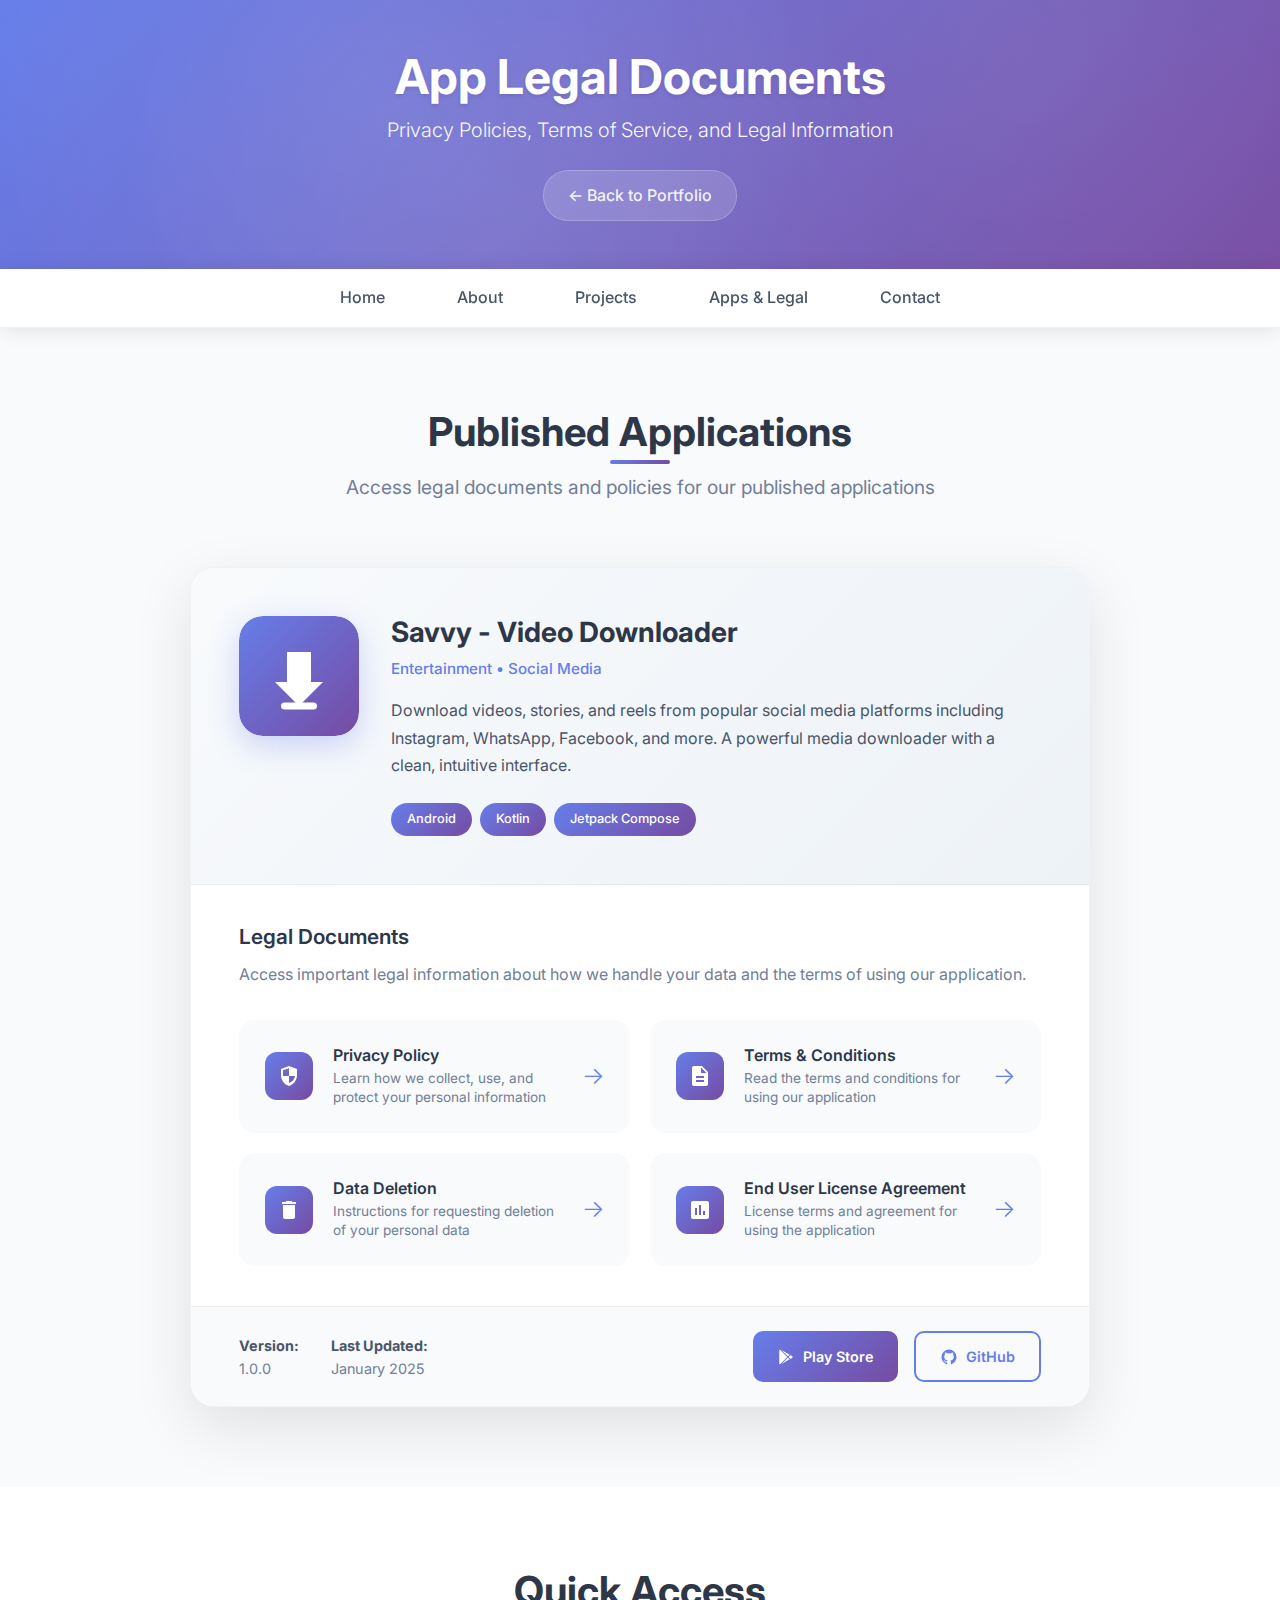
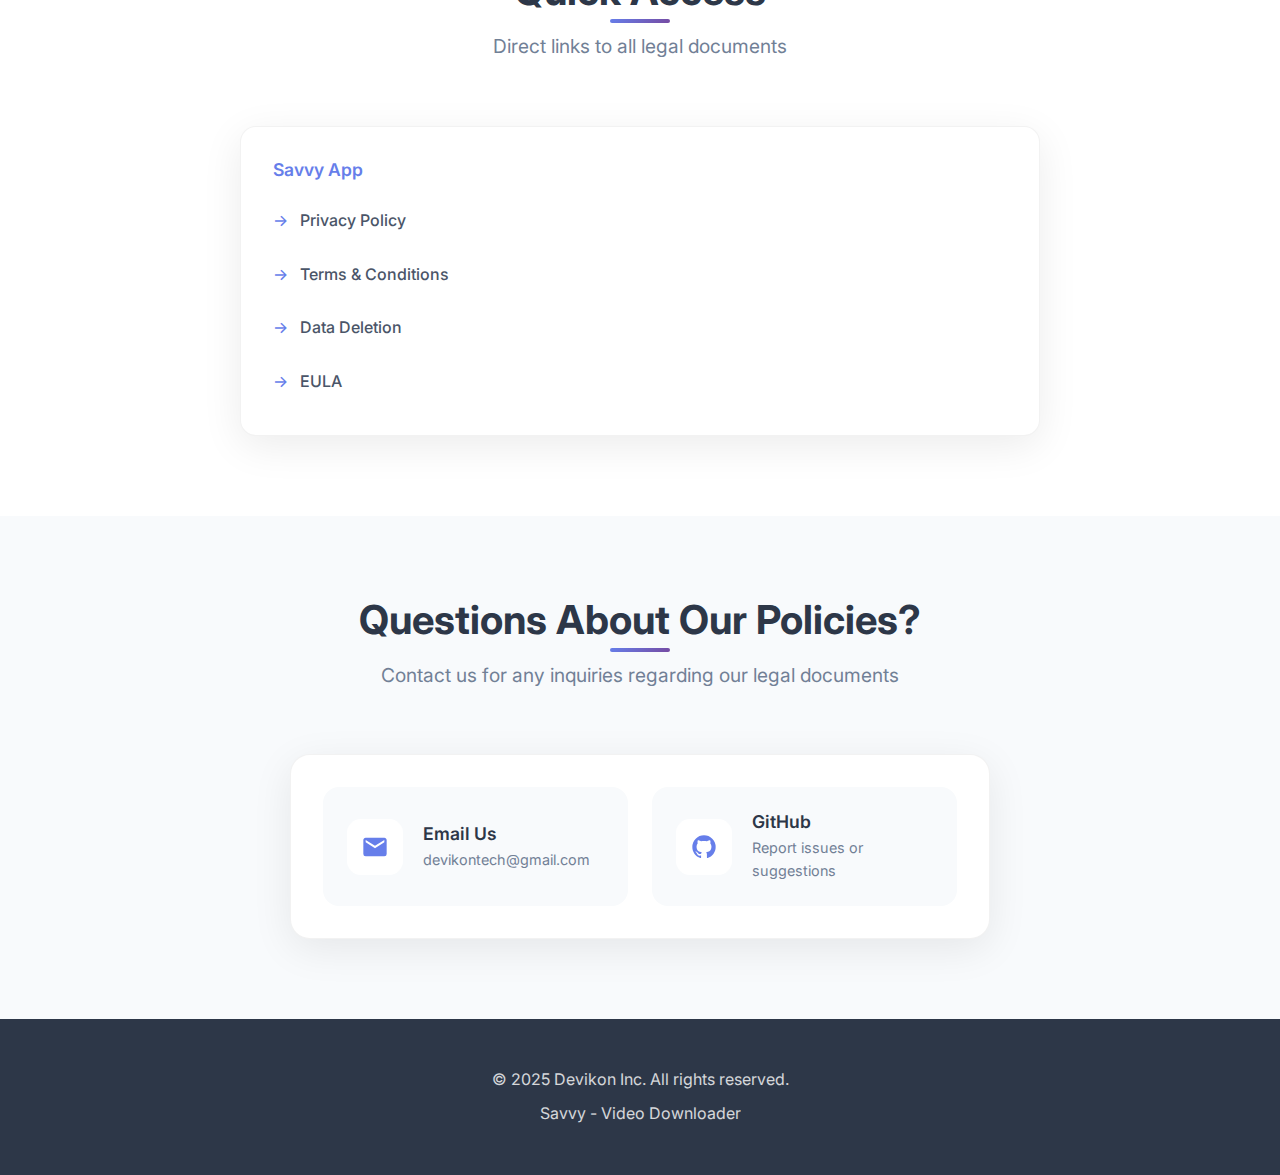
<file: apps.html>
<!DOCTYPE html>
<html lang="en">
<head>
    <meta charset="UTF-8">
    <meta name="viewport" content="width=device-width, initial-scale=1.0">
    <meta name="description" content="App Legal Documents - Privacy Policy, Terms & Conditions, and more for apps developed by Sk Niyaj Ali">
    <meta name="keywords" content="Privacy Policy, Terms of Service, EULA, Savvy, Android Apps, Legal Documents">
    <title>App Legal Documents - Sk Niyaj Ali</title>

    <link rel="preconnect" href="https://fonts.googleapis.com">
    <link rel="preconnect" href="https://fonts.gstatic.com" crossorigin>
    <link href="https://fonts.googleapis.com/css2?family=Inter:wght@300;400;500;600;700&display=swap" rel="stylesheet">
    <link rel="stylesheet" href="assets/css/style.css">
    <link rel="stylesheet" href="assets/css/apps.css">
    <link rel="manifest" href="manifest.json">
    <link rel="icon" type="image/png" href="https://github.com/niyajali.png">
    <meta name="theme-color" content="#667eea">
</head>
<body>
    <!-- Header -->
    <header class="apps-header">
        <div class="container">
            <div class="header-content">
                <h1>App Legal Documents</h1>
                <p class="tagline">Privacy Policies, Terms of Service, and Legal Information</p>
                <a href="index.html" class="back-link">← Back to Portfolio</a>
            </div>
        </div>
    </header>

    <!-- Navigation -->
    <nav>
        <div class="container">
            <ul>
                <li><a href="index.html" class="nav-link">Home</a></li>
                <li><a href="index.html#about" class="nav-link">About</a></li>
                <li><a href="index.html#projects" class="nav-link">Projects</a></li>
                <li><a href="apps.html" class="nav-link active">Apps & Legal</a></li>
                <li><a href="index.html#contact" class="nav-link">Contact</a></li>
            </ul>
        </div>
    </nav>

    <!-- Main Content -->
    <main>
        <!-- Apps Section -->
        <section class="section">
            <div class="container">
                <div class="section-title">
                    <h2>Published Applications</h2>
                    <p class="section-subtitle">Access legal documents and policies for our published applications</p>
                </div>

                <!-- Savvy App Card -->
                <div class="app-showcase">
                    <div class="app-card-large">
                        <div class="app-header">
                            <div class="app-icon">
                                <svg viewBox="0 0 100 100" xmlns="http://www.w3.org/2000/svg">
                                    <defs>
                                        <linearGradient id="iconGradient" x1="0%" y1="0%" x2="100%" y2="100%">
                                            <stop offset="0%" style="stop-color:#667eea"/>
                                            <stop offset="100%" style="stop-color:#764ba2"/>
                                        </linearGradient>
                                    </defs>
                                    <rect width="100" height="100" rx="20" fill="url(#iconGradient)"/>
                                    <path d="M50 25 L70 45 L60 45 L60 70 L40 70 L40 45 L30 45 Z" fill="white" transform="rotate(180 50 50)"/>
                                    <rect x="35" y="72" width="30" height="6" rx="3" fill="white"/>
                                </svg>
                            </div>
                            <div class="app-info">
                                <h3>Savvy - Video Downloader</h3>
                                <p class="app-category">Entertainment • Social Media</p>
                                <p class="app-description">Download videos, stories, and reels from popular social media platforms including Instagram, WhatsApp, Facebook, and more. A powerful media downloader with a clean, intuitive interface.</p>
                                <div class="app-badges">
                                    <span class="badge">Android</span>
                                    <span class="badge">Kotlin</span>
                                    <span class="badge">Jetpack Compose</span>
                                </div>
                            </div>
                        </div>

                        <div class="documents-section">
                            <h4>Legal Documents</h4>
                            <p class="documents-intro">Access important legal information about how we handle your data and the terms of using our application.</p>

                            <div class="documents-grid">
                                <a href="legal/savvy/privacy-policy.html" class="document-card">
                                    <div class="document-icon">
                                        <svg viewBox="0 0 24 24" fill="none" xmlns="http://www.w3.org/2000/svg">
                                            <path d="M12 2L4 5V11.09C4 16.14 7.41 20.85 12 22C16.59 20.85 20 16.14 20 11.09V5L12 2ZM12 11.99H18C17.47 15.11 15.72 17.77 12 18.93V12H6V6.3L12 4.19V11.99Z" fill="currentColor"/>
                                        </svg>
                                    </div>
                                    <div class="document-info">
                                        <h5>Privacy Policy</h5>
                                        <p>Learn how we collect, use, and protect your personal information</p>
                                    </div>
                                    <span class="document-arrow">→</span>
                                </a>

                                <a href="legal/savvy/terms.html" class="document-card">
                                    <div class="document-icon">
                                        <svg viewBox="0 0 24 24" fill="none" xmlns="http://www.w3.org/2000/svg">
                                            <path d="M14 2H6C4.9 2 4 2.9 4 4V20C4 21.1 4.9 22 6 22H18C19.1 22 20 21.1 20 20V8L14 2ZM16 18H8V16H16V18ZM16 14H8V12H16V14ZM13 9V3.5L18.5 9H13Z" fill="currentColor"/>
                                        </svg>
                                    </div>
                                    <div class="document-info">
                                        <h5>Terms & Conditions</h5>
                                        <p>Read the terms and conditions for using our application</p>
                                    </div>
                                    <span class="document-arrow">→</span>
                                </a>

                                <a href="legal/savvy/data-deletion.html" class="document-card">
                                    <div class="document-icon">
                                        <svg viewBox="0 0 24 24" fill="none" xmlns="http://www.w3.org/2000/svg">
                                            <path d="M6 19C6 20.1 6.9 21 8 21H16C17.1 21 18 20.1 18 19V7H6V19ZM19 4H15.5L14.5 3H9.5L8.5 4H5V6H19V4Z" fill="currentColor"/>
                                        </svg>
                                    </div>
                                    <div class="document-info">
                                        <h5>Data Deletion</h5>
                                        <p>Instructions for requesting deletion of your personal data</p>
                                    </div>
                                    <span class="document-arrow">→</span>
                                </a>

                                <a href="legal/savvy/eula.html" class="document-card">
                                    <div class="document-icon">
                                        <svg viewBox="0 0 24 24" fill="none" xmlns="http://www.w3.org/2000/svg">
                                            <path d="M19 3H5C3.9 3 3 3.9 3 5V19C3 20.1 3.9 21 5 21H19C20.1 21 21 20.1 21 19V5C21 3.9 20.1 3 19 3ZM9 17H7V10H9V17ZM13 17H11V7H13V17ZM17 17H15V13H17V17Z" fill="currentColor"/>
                                        </svg>
                                    </div>
                                    <div class="document-info">
                                        <h5>End User License Agreement</h5>
                                        <p>License terms and agreement for using the application</p>
                                    </div>
                                    <span class="document-arrow">→</span>
                                </a>
                            </div>
                        </div>

                        <div class="app-footer">
                            <div class="app-meta">
                                <span class="meta-item">
                                    <strong>Version:</strong> 1.0.0
                                </span>
                                <span class="meta-item">
                                    <strong>Last Updated:</strong> January 2025
                                </span>
                            </div>
                            <div class="app-links">
                                <a href="https://play.google.com/store/apps/details?id=org.devikon.app" target="_blank" class="btn-primary">
                                    <svg viewBox="0 0 24 24" fill="currentColor" width="18" height="18">
                                        <path d="M3,20.5V3.5C3,2.91 3.34,2.39 3.84,2.15L13.69,12L3.84,21.85C3.34,21.6 3,21.09 3,20.5M16.81,15.12L6.05,21.34L14.54,12.85L16.81,15.12M20.16,10.81C20.5,11.08 20.75,11.5 20.75,12C20.75,12.5 20.5,12.92 20.16,13.19L17.89,14.5L15.39,12L17.89,9.5L20.16,10.81M6.05,2.66L16.81,8.88L14.54,11.15L6.05,2.66Z"/>
                                    </svg>
                                    Play Store
                                </a>
                                <a href="https://github.com/niyajali/savvy" target="_blank" class="btn-secondary">
                                    <svg viewBox="0 0 24 24" fill="currentColor" width="18" height="18">
                                        <path d="M12,2A10,10 0 0,0 2,12C2,16.42 4.87,20.17 8.84,21.5C9.34,21.58 9.5,21.27 9.5,21C9.5,20.77 9.5,20.14 9.5,19.31C6.73,19.91 6.14,17.97 6.14,17.97C5.68,16.81 5.03,16.5 5.03,16.5C4.12,15.88 5.1,15.9 5.1,15.9C6.1,15.97 6.63,16.93 6.63,16.93C7.5,18.45 8.97,18 9.54,17.76C9.63,17.11 9.89,16.67 10.17,16.42C7.95,16.17 5.62,15.31 5.62,11.5C5.62,10.39 6,9.5 6.65,8.79C6.55,8.54 6.2,7.5 6.75,6.15C6.75,6.15 7.59,5.88 9.5,7.17C10.29,6.95 11.15,6.84 12,6.84C12.85,6.84 13.71,6.95 14.5,7.17C16.41,5.88 17.25,6.15 17.25,6.15C17.8,7.5 17.45,8.54 17.35,8.79C18,9.5 18.38,10.39 18.38,11.5C18.38,15.32 16.04,16.16 13.81,16.41C14.17,16.72 14.5,17.33 14.5,18.26C14.5,19.6 14.5,20.68 14.5,21C14.5,21.27 14.66,21.59 15.17,21.5C19.14,20.16 22,16.42 22,12A10,10 0 0,0 12,2Z"/>
                                    </svg>
                                    GitHub
                                </a>
                            </div>
                        </div>
                    </div>
                </div>
            </div>
        </section>

        <!-- Quick Links Section -->
        <section class="section alt-bg">
            <div class="container">
                <div class="section-title">
                    <h2>Quick Access</h2>
                    <p class="section-subtitle">Direct links to all legal documents</p>
                </div>

                <div class="quick-links-grid">
                    <div class="quick-link-category">
                        <h4>Savvy App</h4>
                        <ul>
                            <li><a href="legal/savvy/privacy-policy.html">Privacy Policy</a></li>
                            <li><a href="legal/savvy/terms.html">Terms & Conditions</a></li>
                            <li><a href="legal/savvy/data-deletion.html">Data Deletion</a></li>
                            <li><a href="legal/savvy/eula.html">EULA</a></li>
                        </ul>
                    </div>
                </div>
            </div>
        </section>

        <!-- Contact Section -->
        <section class="section">
            <div class="container">
                <div class="section-title">
                    <h2>Questions About Our Policies?</h2>
                    <p class="section-subtitle">Contact us for any inquiries regarding our legal documents</p>
                </div>

                <div class="contact-card">
                    <div class="contact-methods">
                        <a href="mailto:devikontech@gmail.com" class="contact-method">
                            <div class="contact-icon">
                                <svg viewBox="0 0 24 24" fill="currentColor">
                                    <path d="M20,8L12,13L4,8V6L12,11L20,6M20,4H4C2.89,4 2,4.89 2,6V18A2,2 0 0,0 4,20H20A2,2 0 0,0 22,18V6C22,4.89 21.1,4 20,4Z"/>
                                </svg>
                            </div>
                            <div class="contact-details">
                                <h5>Email Us</h5>
                                <p>devikontech@gmail.com</p>
                            </div>
                        </a>

                        <a href="https://github.com/devikontech" target="_blank" class="contact-method">
                            <div class="contact-icon">
                                <svg viewBox="0 0 24 24" fill="currentColor">
                                    <path d="M12,2A10,10 0 0,0 2,12C2,16.42 4.87,20.17 8.84,21.5C9.34,21.58 9.5,21.27 9.5,21C9.5,20.77 9.5,20.14 9.5,19.31C6.73,19.91 6.14,17.97 6.14,17.97C5.68,16.81 5.03,16.5 5.03,16.5C4.12,15.88 5.1,15.9 5.1,15.9C6.1,15.97 6.63,16.93 6.63,16.93C7.5,18.45 8.97,18 9.54,17.76C9.63,17.11 9.89,16.67 10.17,16.42C7.95,16.17 5.62,15.31 5.62,11.5C5.62,10.39 6,9.5 6.65,8.79C6.55,8.54 6.2,7.5 6.75,6.15C6.75,6.15 7.59,5.88 9.5,7.17C10.29,6.95 11.15,6.84 12,6.84C12.85,6.84 13.71,6.95 14.5,7.17C16.41,5.88 17.25,6.15 17.25,6.15C17.8,7.5 17.45,8.54 17.35,8.79C18,9.5 18.38,10.39 18.38,11.5C18.38,15.32 16.04,16.16 13.81,16.41C14.17,16.72 14.5,17.33 14.5,18.26C14.5,19.6 14.5,20.68 14.5,21C14.5,21.27 14.66,21.59 15.17,21.5C19.14,20.16 22,16.42 22,12A10,10 0 0,0 12,2Z"/>
                                </svg>
                            </div>
                            <div class="contact-details">
                                <h5>GitHub</h5>
                                <p>Report issues or suggestions</p>
                            </div>
                        </a>
                    </div>
                </div>
            </div>
        </section>
    </main>

    <!-- Footer -->
    <footer>
        <div class="container">
            <div class="footer-content">
                <p>&copy; 2025 Devikon Inc. All rights reserved.</p>
                <p>Savvy - Video Downloader</p>
            </div>
        </div>
    </footer>

    <script src="assets/js/main.js"></script>
</body>
</html>
</file>
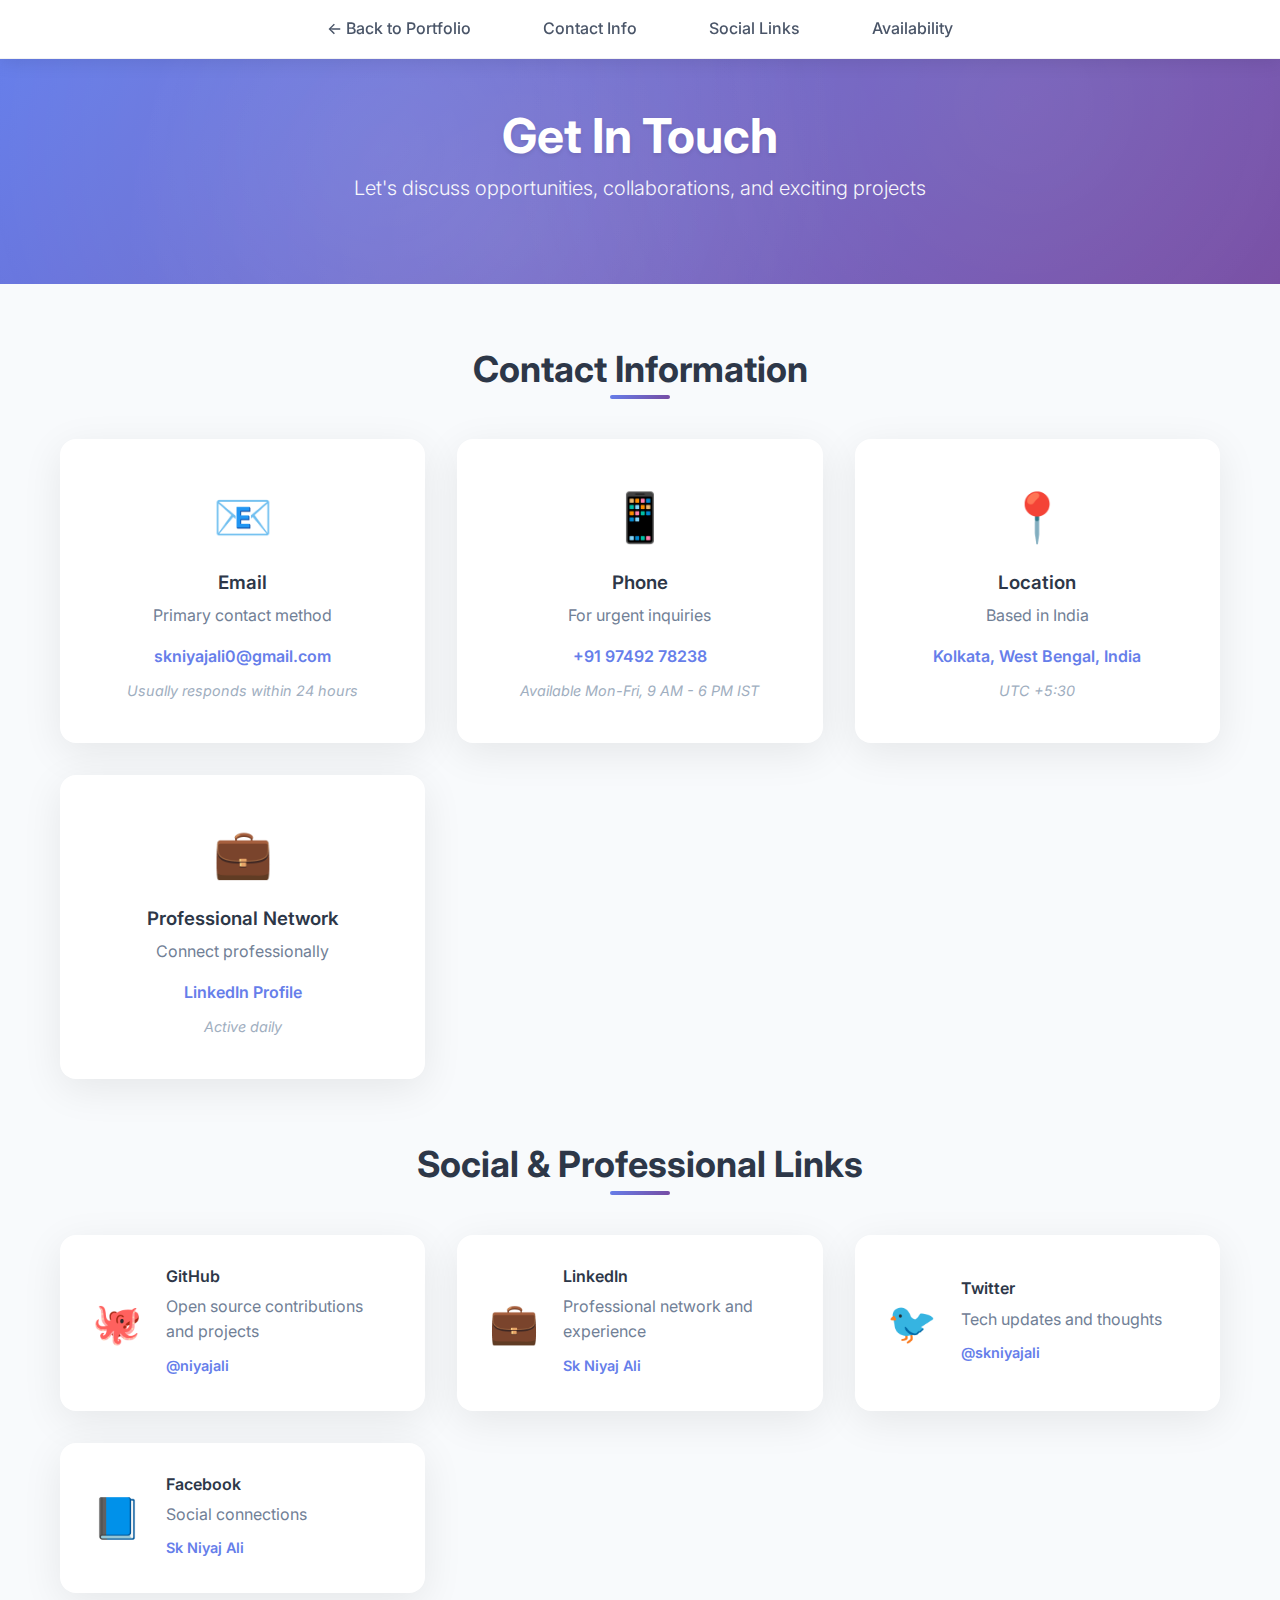
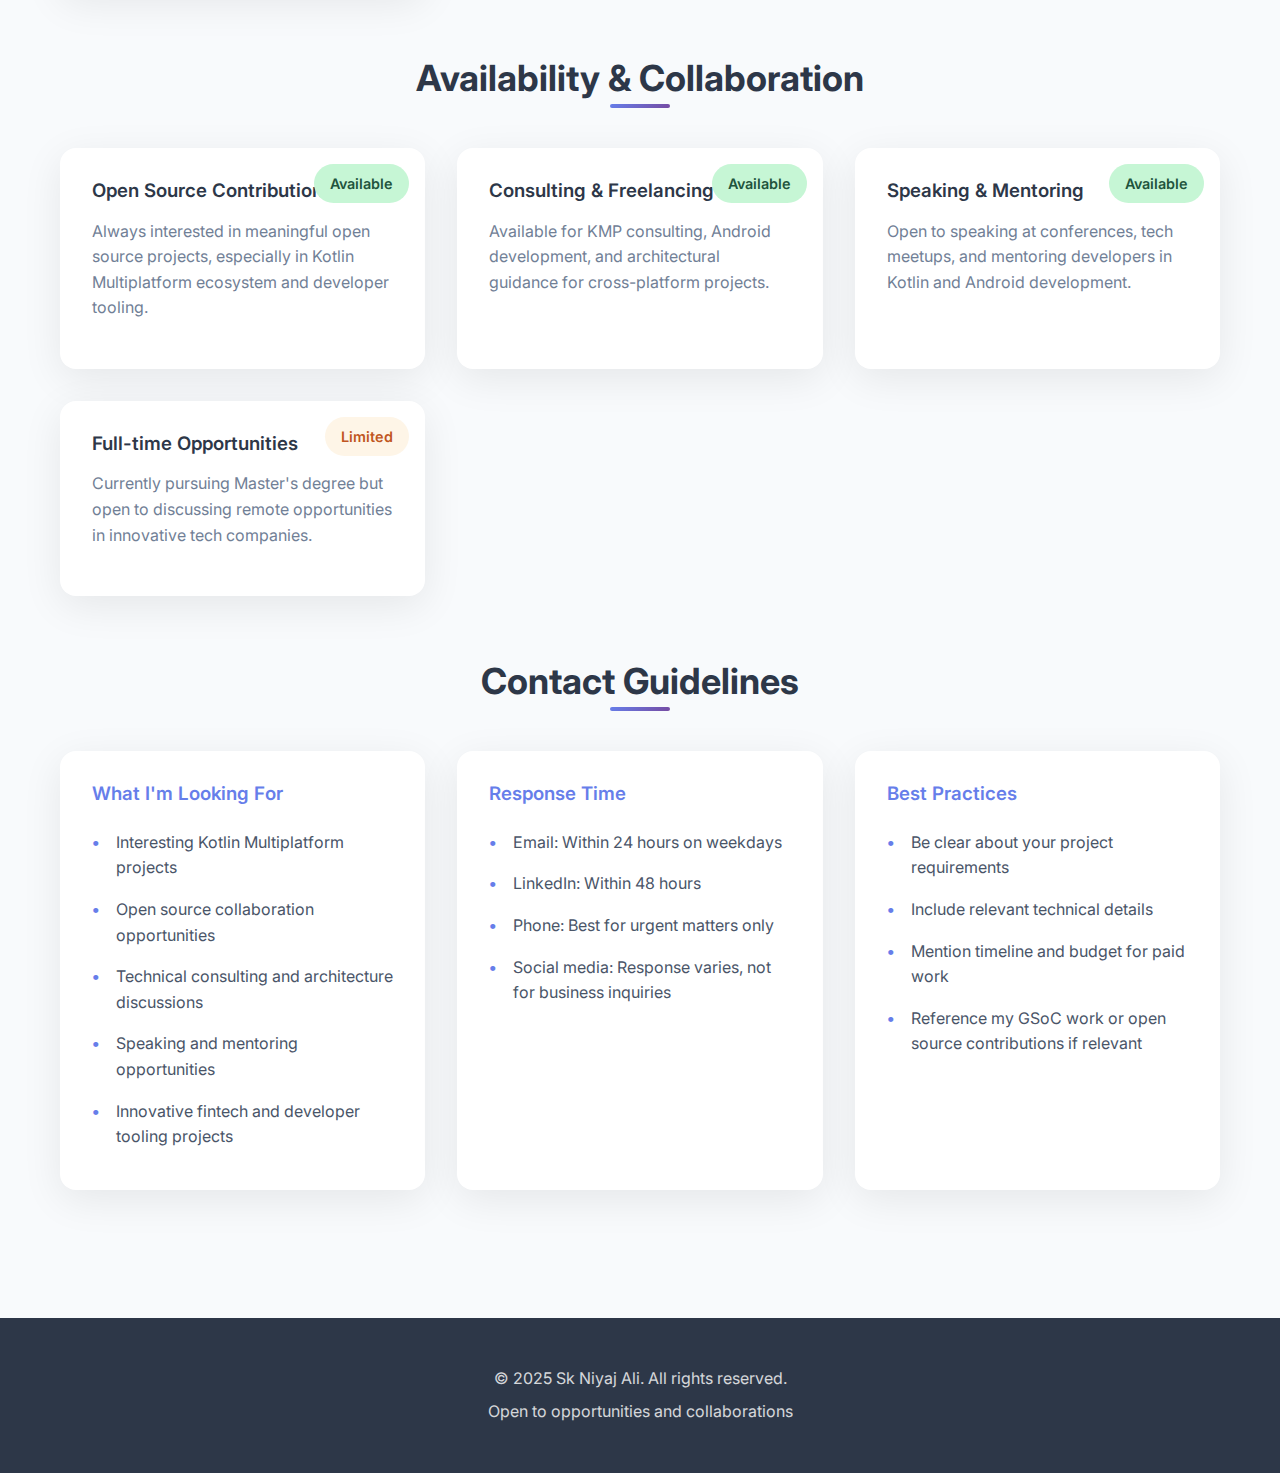
<file: contact.html>
<!DOCTYPE html>
<html lang="en">
<head>
    <meta charset="UTF-8">
    <meta name="viewport" content="width=device-width, initial-scale=1.0">
    <meta name="description" content="Get in touch with Sk Niyaj Ali for collaboration opportunities, project discussions, and professional inquiries">
    <title>Contact - Sk Niyaj Ali</title>
    
    <link rel="preconnect" href="https://fonts.googleapis.com">
    <link rel="preconnect" href="https://fonts.gstatic.com" crossorigin>
    <link href="https://fonts.googleapis.com/css2?family=Inter:wght@300;400;500;600;700&display=swap" rel="stylesheet">
    <link rel="stylesheet" href="assets/css/style.css">
    <link rel="manifest" href="manifest.json">
    <link rel="icon" type="image/png" href="https://github.com/niyajali.png">
    <meta name="theme-color" content="#667eea">
    <meta name="apple-mobile-web-app-capable" content="yes">
    <meta name="apple-mobile-web-app-status-bar-style" content="default">
    <meta name="apple-mobile-web-app-title" content="Contact Niyaj">
</head>
<body>
    <!-- Navigation -->
    <nav>
        <div class="container">
            <ul>
                <li><a href="index.html">← Back to Portfolio</a></li>
                <li><a href="#contact-info" class="nav-link">Contact Info</a></li>
                <li><a href="#social-links" class="nav-link">Social Links</a></li>
                <li><a href="#availability" class="nav-link">Availability</a></li>
            </ul>
        </div>
    </nav>

    <!-- Header -->
    <header class="contact-header">
        <div class="container">
            <div class="header-content">
                <h1>Get In Touch</h1>
                <p class="tagline">Let's discuss opportunities, collaborations, and exciting projects</p>
            </div>
        </div>
    </header>

    <!-- Main Content -->
    <main class="contact-main">
        <div class="container">
            <!-- Contact Information -->
            <section id="contact-info" class="contact-section">
                <h2>Contact Information</h2>
                
                <div class="contact-grid">
                    <div class="contact-method">
                        <div class="method-icon">📧</div>
                        <h3>Email</h3>
                        <p>Primary contact method</p>
                        <a href="mailto:skniyajali0@gmail.com" class="contact-link">skniyajali0@gmail.com</a>
                        <span class="response-time">Usually responds within 24 hours</span>
                    </div>
                    
                    <div class="contact-method">
                        <div class="method-icon">📱</div>
                        <h3>Phone</h3>
                        <p>For urgent inquiries</p>
                        <a href="tel:+919749278238" class="contact-link">+91 97492 78238</a>
                        <span class="response-time">Available Mon-Fri, 9 AM - 6 PM IST</span>
                    </div>
                    
                    <div class="contact-method">
                        <div class="method-icon">📍</div>
                        <h3>Location</h3>
                        <p>Based in India</p>
                        <span class="contact-link">Kolkata, West Bengal, India</span>
                        <span class="response-time">UTC +5:30</span>
                    </div>
                    
                    <div class="contact-method">
                        <div class="method-icon">💼</div>
                        <h3>Professional Network</h3>
                        <p>Connect professionally</p>
                        <a href="https://www.linkedin.com/in/skniyajali/" target="_blank" class="contact-link">LinkedIn Profile</a>
                        <span class="response-time">Active daily</span>
                    </div>
                </div>
            </section>

            <!-- Social Links -->
            <section id="social-links" class="contact-section">
                <h2>Social & Professional Links</h2>
                
                <div class="social-contact-grid">
                    <a href="https://github.com/niyajali" target="_blank" class="social-contact-card">
                        <div class="social-icon">🐙</div>
                        <div class="social-content">
                            <h4>GitHub</h4>
                            <p>Open source contributions and projects</p>
                            <span class="social-handle">@niyajali</span>
                        </div>
                    </a>
                    
                    <a href="https://www.linkedin.com/in/skniyajali/" target="_blank" class="social-contact-card">
                        <div class="social-icon">💼</div>
                        <div class="social-content">
                            <h4>LinkedIn</h4>
                            <p>Professional network and experience</p>
                            <span class="social-handle">Sk Niyaj Ali</span>
                        </div>
                    </a>
                    
                    <a href="https://twitter.com/skniyajali" target="_blank" class="social-contact-card">
                        <div class="social-icon">🐦</div>
                        <div class="social-content">
                            <h4>Twitter</h4>
                            <p>Tech updates and thoughts</p>
                            <span class="social-handle">@skniyajali</span>
                        </div>
                    </a>
                    
                    <a href="https://facebook.com/skniyajali7" target="_blank" class="social-contact-card">
                        <div class="social-icon">📘</div>
                        <div class="social-content">
                            <h4>Facebook</h4>
                            <p>Social connections</p>
                            <span class="social-handle">Sk Niyaj Ali</span>
                        </div>
                    </a>
                </div>
            </section>

            <!-- Availability & Preferences -->
            <section id="availability" class="contact-section">
                <h2>Availability & Collaboration</h2>
                
                <div class="availability-grid">
                    <div class="availability-card">
                        <h3>Open Source Contributions</h3>
                        <p>Always interested in meaningful open source projects, especially in Kotlin Multiplatform ecosystem and developer tooling.</p>
                        <div class="availability-status available">Available</div>
                    </div>
                    
                    <div class="availability-card">
                        <h3>Consulting & Freelancing</h3>
                        <p>Available for KMP consulting, Android development, and architectural guidance for cross-platform projects.</p>
                        <div class="availability-status available">Available</div>
                    </div>
                    
                    <div class="availability-card">
                        <h3>Speaking & Mentoring</h3>
                        <p>Open to speaking at conferences, tech meetups, and mentoring developers in Kotlin and Android development.</p>
                        <div class="availability-status available">Available</div>
                    </div>
                    
                    <div class="availability-card">
                        <h3>Full-time Opportunities</h3>
                        <p>Currently pursuing Master's degree but open to discussing remote opportunities in innovative tech companies.</p>
                        <div class="availability-status limited">Limited</div>
                    </div>
                </div>
            </section>

            <!-- Contact Guidelines -->
            <section class="contact-section">
                <h2>Contact Guidelines</h2>
                
                <div class="guidelines-content">
                    <div class="guideline-category">
                        <h3>What I'm Looking For</h3>
                        <ul>
                            <li>Interesting Kotlin Multiplatform projects</li>
                            <li>Open source collaboration opportunities</li>
                            <li>Technical consulting and architecture discussions</li>
                            <li>Speaking and mentoring opportunities</li>
                            <li>Innovative fintech and developer tooling projects</li>
                        </ul>
                    </div>
                    
                    <div class="guideline-category">
                        <h3>Response Time</h3>
                        <ul>
                            <li>Email: Within 24 hours on weekdays</li>
                            <li>LinkedIn: Within 48 hours</li>
                            <li>Phone: Best for urgent matters only</li>
                            <li>Social media: Response varies, not for business inquiries</li>
                        </ul>
                    </div>
                    
                    <div class="guideline-category">
                        <h3>Best Practices</h3>
                        <ul>
                            <li>Be clear about your project requirements</li>
                            <li>Include relevant technical details</li>
                            <li>Mention timeline and budget for paid work</li>
                            <li>Reference my GSoC work or open source contributions if relevant</li>
                        </ul>
                    </div>
                </div>
            </section>
        </div>
    </main>

    <!-- Footer -->
    <footer>
        <div class="container">
            <div class="footer-content">
                <p>&copy; 2025 Sk Niyaj Ali. All rights reserved.</p>
                <p>Open to opportunities and collaborations</p>
            </div>
        </div>
    </footer>

    <script src="assets/js/main.js"></script>
    
    <style>
        /* Contact-specific styles */
        .contact-header {
            background: linear-gradient(135deg, #667eea 0%, #764ba2 100%);
            color: white;
            padding: 3rem 0;
            text-align: center;
        }
        
        .contact-main {
            background: #f8fafc;
            padding: 4rem 0;
        }
        
        .contact-section {
            margin-bottom: 4rem;
        }
        
        .contact-section h2 {
            text-align: center;
            font-size: 2.25rem;
            font-weight: 700;
            color: #2d3748;
            margin-bottom: 3rem;
            position: relative;
        }
        
        .contact-section h2::after {
            content: '';
            position: absolute;
            bottom: -0.5rem;
            left: 50%;
            transform: translateX(-50%);
            width: 60px;
            height: 4px;
            background: linear-gradient(135deg, #667eea 0%, #764ba2 100%);
            border-radius: 2px;
        }
        
        .contact-grid {
            display: grid;
            grid-template-columns: repeat(auto-fit, minmax(280px, 1fr));
            gap: 2rem;
        }
        
        .contact-method {
            background: white;
            padding: 2.5rem;
            border-radius: 16px;
            box-shadow: 0 10px 40px rgba(0, 0, 0, 0.08);
            text-align: center;
            transition: transform 0.3s ease;
        }
        
        .contact-method:hover {
            transform: translateY(-5px);
        }
        
        .method-icon {
            font-size: 3rem;
            margin-bottom: 1rem;
        }
        
        .contact-method h3 {
            color: #2d3748;
            margin-bottom: 0.5rem;
        }
        
        .contact-method p {
            color: #718096;
            margin-bottom: 1rem;
        }
        
        .contact-link {
            display: block;
            color: #667eea;
            text-decoration: none;
            font-weight: 600;
            margin-bottom: 0.5rem;
            transition: color 0.3s ease;
        }
        
        .contact-link:hover {
            color: #764ba2;
        }
        
        .response-time {
            font-size: 0.9rem;
            color: #a0aec0;
            font-style: italic;
        }
        
        .social-contact-grid {
            display: grid;
            grid-template-columns: repeat(auto-fit, minmax(300px, 1fr));
            gap: 2rem;
        }
        
        .social-contact-card {
            display: flex;
            align-items: center;
            gap: 1.5rem;
            background: white;
            padding: 2rem;
            border-radius: 16px;
            box-shadow: 0 10px 40px rgba(0, 0, 0, 0.08);
            text-decoration: none;
            color: inherit;
            transition: all 0.3s ease;
        }
        
        .social-contact-card:hover {
            transform: translateY(-3px);
            box-shadow: 0 20px 60px rgba(0, 0, 0, 0.15);
            color: inherit;
        }
        
        .social-icon {
            font-size: 2.5rem;
            flex-shrink: 0;
        }
        
        .social-content h4 {
            color: #2d3748;
            margin-bottom: 0.5rem;
        }
        
        .social-content p {
            color: #718096;
            margin-bottom: 0.5rem;
        }
        
        .social-handle {
            color: #667eea;
            font-weight: 600;
            font-size: 0.9rem;
        }
        
        .availability-grid {
            display: grid;
            grid-template-columns: repeat(auto-fit, minmax(300px, 1fr));
            gap: 2rem;
        }
        
        .availability-card {
            background: white;
            padding: 2rem;
            border-radius: 16px;
            box-shadow: 0 10px 40px rgba(0, 0, 0, 0.08);
            position: relative;
        }
        
        .availability-card h3 {
            color: #2d3748;
            margin-bottom: 1rem;
        }
        
        .availability-card p {
            color: #718096;
            line-height: 1.6;
            margin-bottom: 1rem;
        }
        
        .availability-status {
            display: inline-block;
            padding: 0.5rem 1rem;
            border-radius: 20px;
            font-size: 0.9rem;
            font-weight: 600;
            position: absolute;
            top: 1rem;
            right: 1rem;
        }
        
        .availability-status.available {
            background: #c6f6d5;
            color: #22543d;
        }
        
        .availability-status.limited {
            background: #fef5e7;
            color: #c05621;
        }
        
        .guidelines-content {
            display: grid;
            grid-template-columns: repeat(auto-fit, minmax(300px, 1fr));
            gap: 2rem;
        }
        
        .guideline-category {
            background: white;
            padding: 2rem;
            border-radius: 16px;
            box-shadow: 0 10px 40px rgba(0, 0, 0, 0.08);
        }
        
        .guideline-category h3 {
            color: #667eea;
            margin-bottom: 1rem;
        }
        
        .guideline-category ul {
            list-style: none;
            padding: 0;
        }
        
        .guideline-category li {
            padding: 0.5rem 0;
            padding-left: 1.5rem;
            position: relative;
            color: #4a5568;
            line-height: 1.6;
        }
        
        .guideline-category li::before {
            content: '•';
            position: absolute;
            left: 0;
            color: #667eea;
            font-weight: bold;
        }
        
        @media (max-width: 768px) {
            .social-contact-card {
                flex-direction: column;
                text-align: center;
            }
            
            .contact-grid {
                grid-template-columns: 1fr;
            }
            
            .availability-status {
                position: static;
                margin-top: 1rem;
            }
        }
    </style>
</body>
</html>
</file>
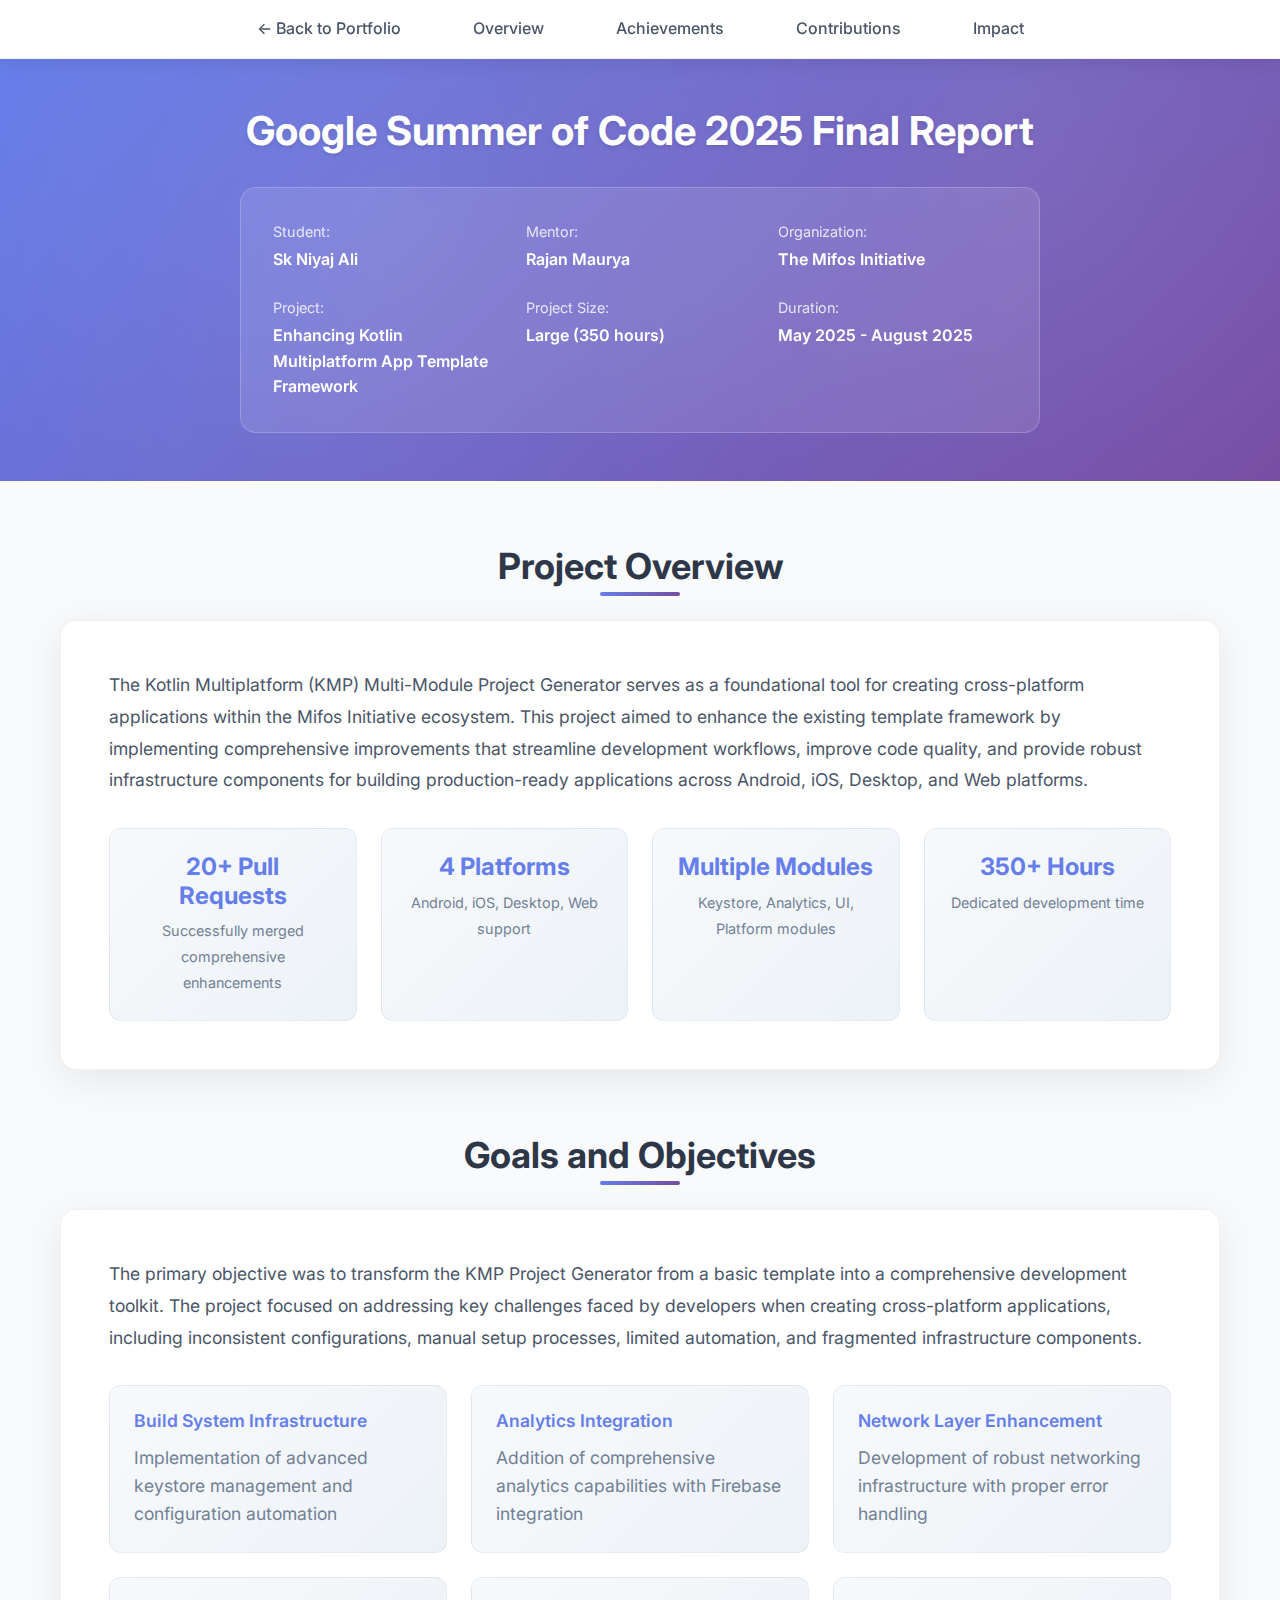
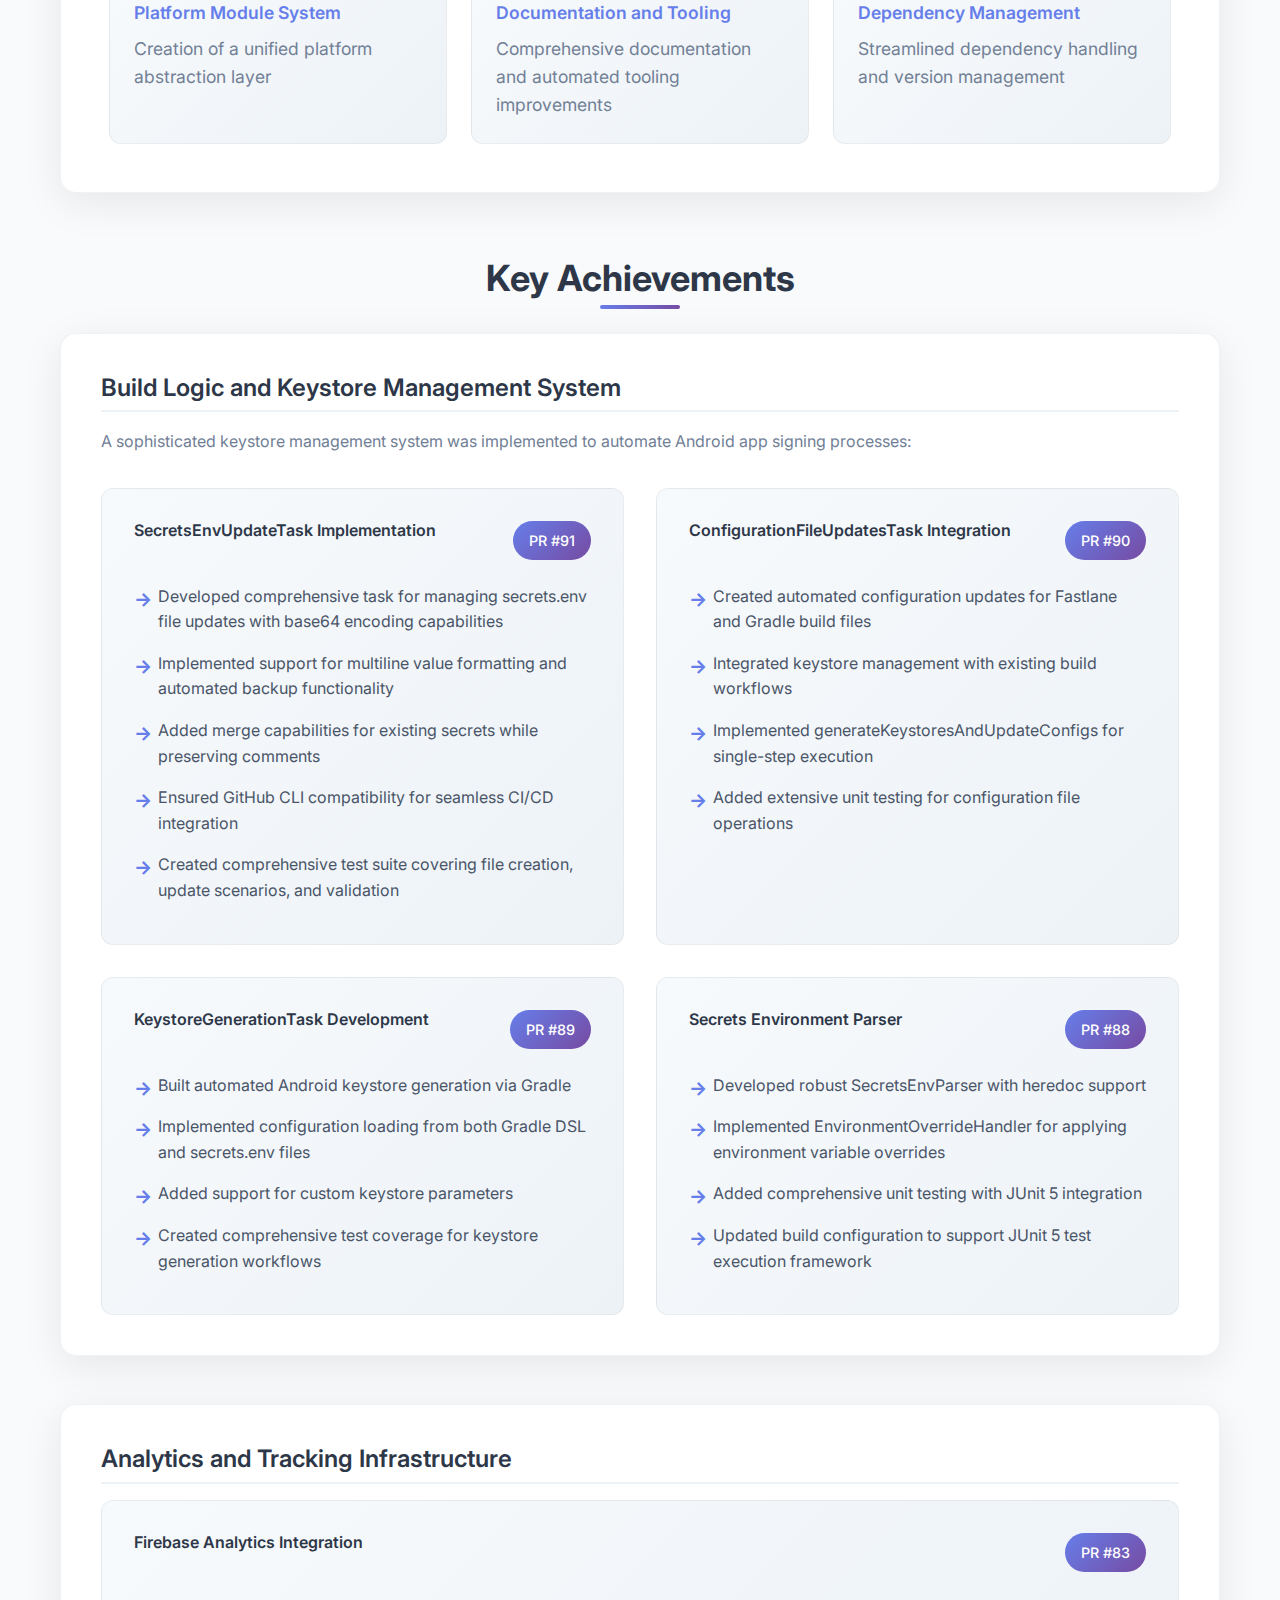
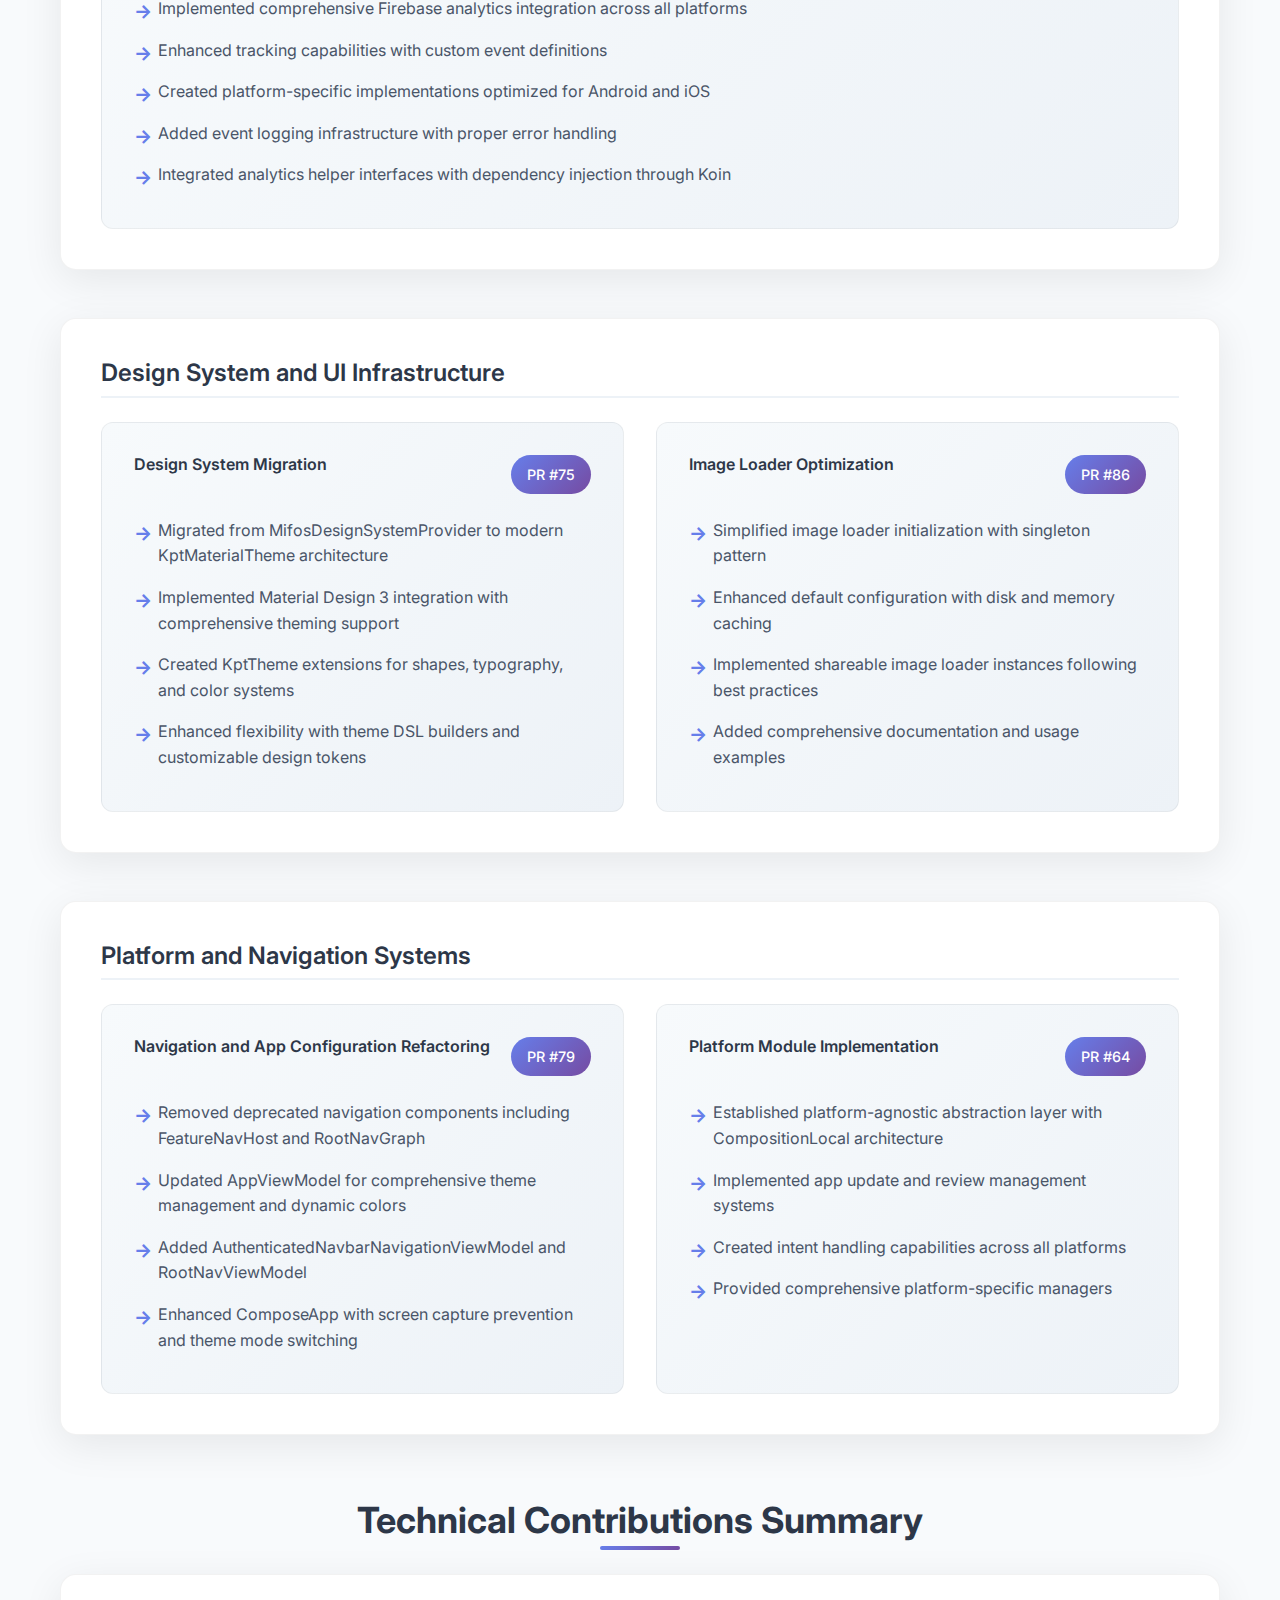
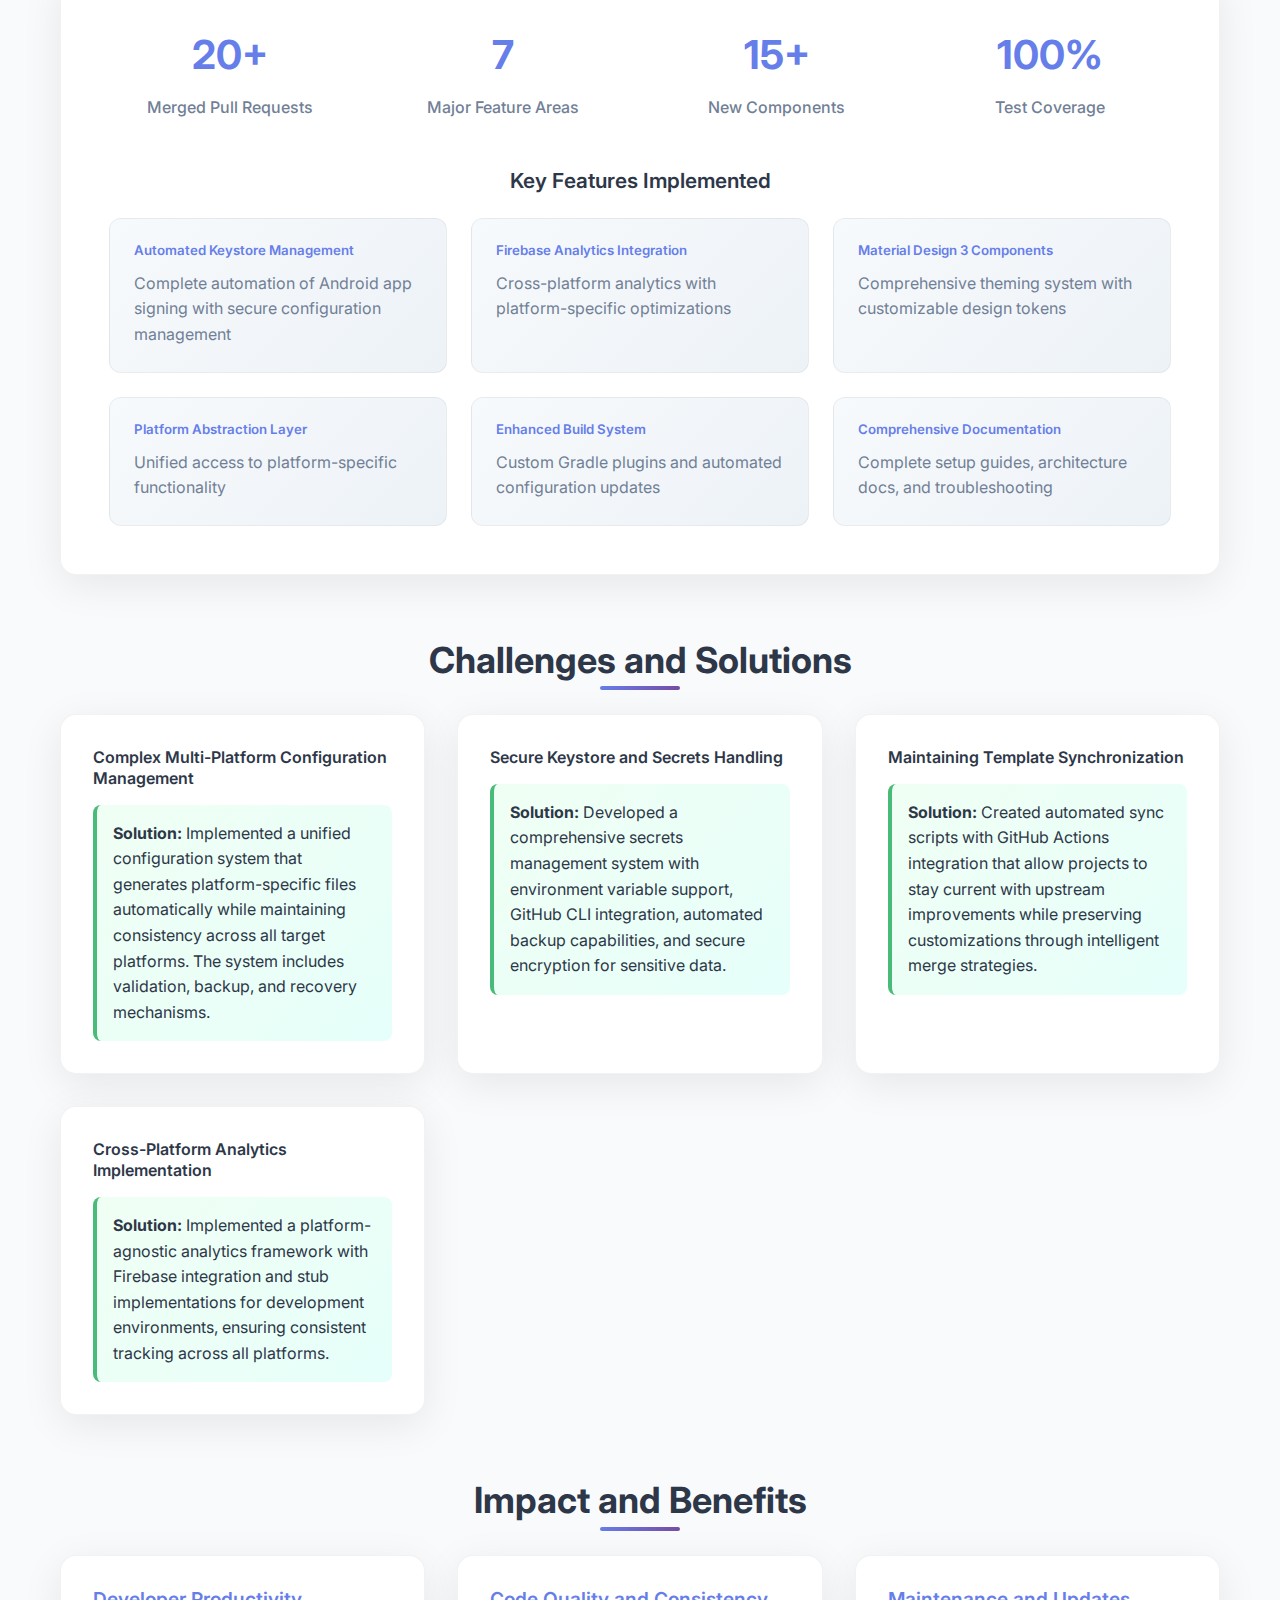
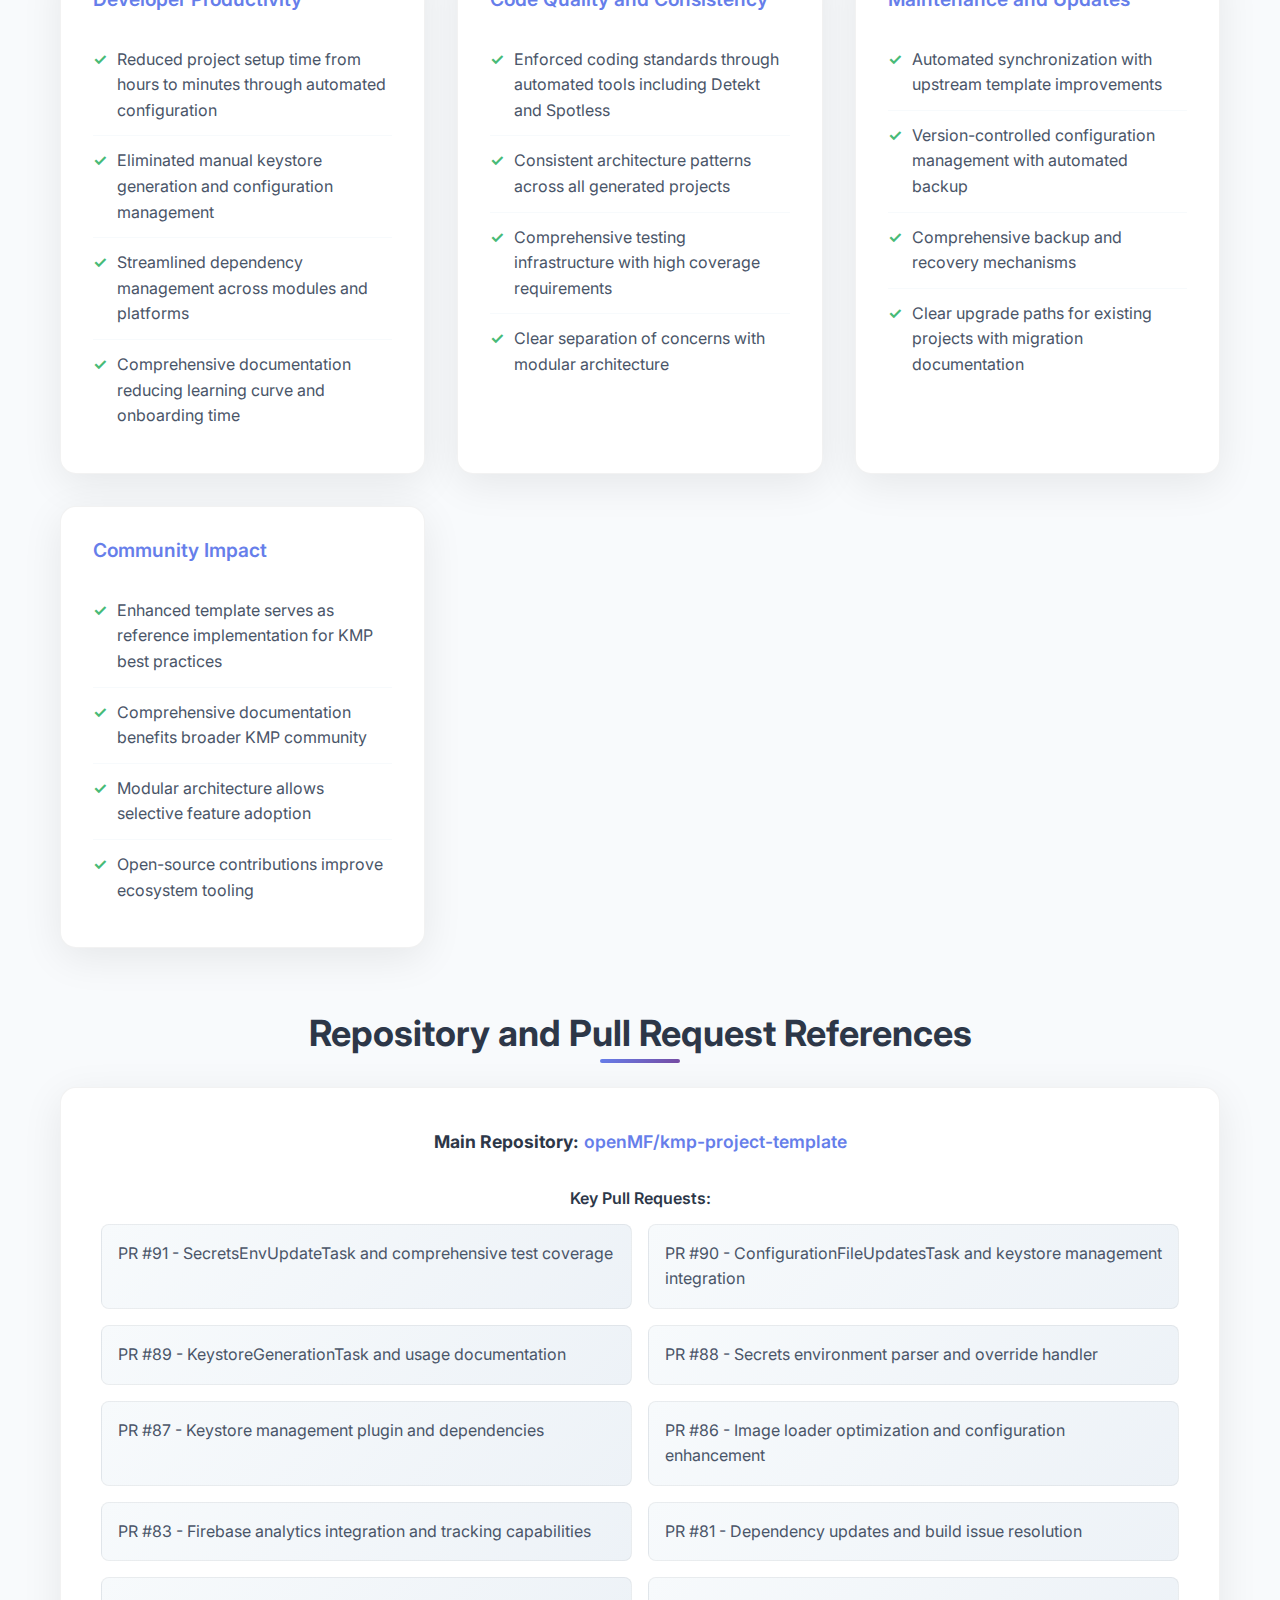
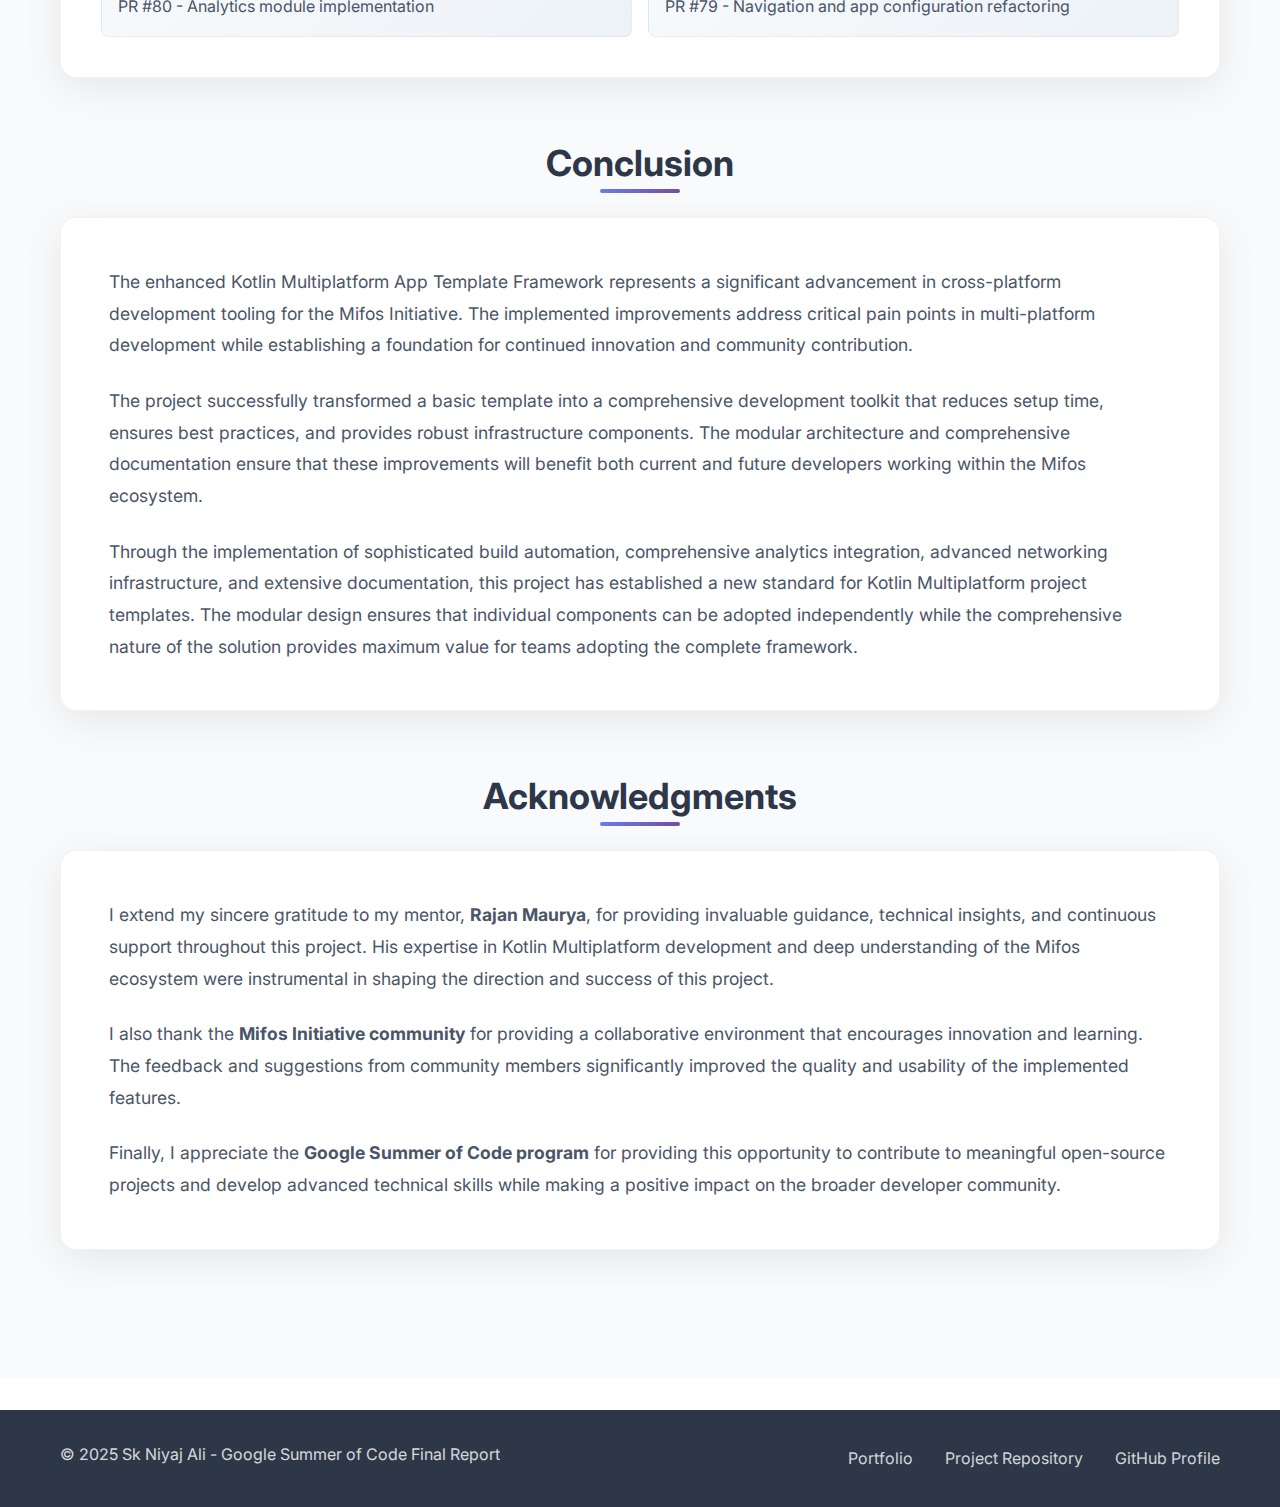
<file: gsoc-report.html>
<!DOCTYPE html>
<html lang="en">
<head>
    <meta charset="UTF-8">
    <meta name="viewport" content="width=device-width, initial-scale=1.0">
    <meta name="description" content="Google Summer of Code 2025 Final Report - Enhancing Kotlin Multiplatform App Template Framework">
    <title>GSoC 2025 Final Report - Sk Niyaj Ali</title>
    
    <link rel="preconnect" href="https://fonts.googleapis.com">
    <link rel="preconnect" href="https://fonts.gstatic.com" crossorigin>
    <link href="https://fonts.googleapis.com/css2?family=Inter:wght@300;400;500;600;700&display=swap" rel="stylesheet">
    <link rel="stylesheet" href="assets/css/style.css">
    <link rel="stylesheet" href="assets/css/report.css">
    <link rel="manifest" href="manifest.json">
    <link rel="icon" type="image/png" href="https://github.com/niyajali.png">
    <meta name="theme-color" content="#667eea">
    <meta name="apple-mobile-web-app-capable" content="yes">
    <meta name="apple-mobile-web-app-status-bar-style" content="default">
    <meta name="apple-mobile-web-app-title" content="GSoC Report">
</head>
<body>
    <!-- Navigation -->
    <nav>
        <div class="container">
            <ul>
                <li><a href="index.html">← Back to Portfolio</a></li>
                <li><a href="#overview" class="nav-link">Overview</a></li>
                <li><a href="#achievements" class="nav-link">Achievements</a></li>
                <li><a href="#contributions" class="nav-link">Contributions</a></li>
                <li><a href="#impact" class="nav-link">Impact</a></li>
            </ul>
        </div>
    </nav>

    <!-- Header -->
    <header class="report-header">
        <div class="container">
            <div class="header-content">
                <h1>Google Summer of Code 2025 Final Report</h1>
                <div class="report-meta">
                    <div class="meta-grid">
                        <div class="meta-item">
                            <span class="label">Student:</span>
                            <span class="value">Sk Niyaj Ali</span>
                        </div>
                        <div class="meta-item">
                            <span class="label">Mentor:</span>
                            <span class="value">Rajan Maurya</span>
                        </div>
                        <div class="meta-item">
                            <span class="label">Organization:</span>
                            <span class="value">The Mifos Initiative</span>
                        </div>
                        <div class="meta-item">
                            <span class="label">Project:</span>
                            <span class="value">Enhancing Kotlin Multiplatform App Template Framework</span>
                        </div>
                        <div class="meta-item">
                            <span class="label">Project Size:</span>
                            <span class="value">Large (350 hours)</span>
                        </div>
                        <div class="meta-item">
                            <span class="label">Duration:</span>
                            <span class="value">May 2025 - August 2025</span>
                        </div>
                    </div>
                </div>
            </div>
        </div>
    </header>

    <!-- Main Content -->
    <main class="report-main">
        <div class="container">
            <!-- Project Overview -->
            <section id="overview" class="report-section">
                <h2>Project Overview</h2>
                <div class="content-card">
                    <p>The Kotlin Multiplatform (KMP) Multi-Module Project Generator serves as a foundational tool for creating cross-platform applications within the Mifos Initiative ecosystem. This project aimed to enhance the existing template framework by implementing comprehensive improvements that streamline development workflows, improve code quality, and provide robust infrastructure components for building production-ready applications across Android, iOS, Desktop, and Web platforms.</p>
                    
                    <div class="highlights-grid">
                        <div class="highlight-card">
                            <h4>20+ Pull Requests</h4>
                            <p>Successfully merged comprehensive enhancements</p>
                        </div>
                        <div class="highlight-card">
                            <h4>4 Platforms</h4>
                            <p>Android, iOS, Desktop, Web support</p>
                        </div>
                        <div class="highlight-card">
                            <h4>Multiple Modules</h4>
                            <p>Keystore, Analytics, UI, Platform modules</p>
                        </div>
                        <div class="highlight-card">
                            <h4>350+ Hours</h4>
                            <p>Dedicated development time</p>
                        </div>
                    </div>
                </div>
            </section>

            <!-- Goals and Objectives -->
            <section class="report-section">
                <h2>Goals and Objectives</h2>
                <div class="content-card">
                    <p>The primary objective was to transform the KMP Project Generator from a basic template into a comprehensive development toolkit. The project focused on addressing key challenges faced by developers when creating cross-platform applications, including inconsistent configurations, manual setup processes, limited automation, and fragmented infrastructure components.</p>
                    
                    <div class="objectives-list">
                        <div class="objective-item">
                            <h4>Build System Infrastructure</h4>
                            <p>Implementation of advanced keystore management and configuration automation</p>
                        </div>
                        <div class="objective-item">
                            <h4>Analytics Integration</h4>
                            <p>Addition of comprehensive analytics capabilities with Firebase integration</p>
                        </div>
                        <div class="objective-item">
                            <h4>Network Layer Enhancement</h4>
                            <p>Development of robust networking infrastructure with proper error handling</p>
                        </div>
                        <div class="objective-item">
                            <h4>Platform Module System</h4>
                            <p>Creation of a unified platform abstraction layer</p>
                        </div>
                        <div class="objective-item">
                            <h4>Documentation and Tooling</h4>
                            <p>Comprehensive documentation and automated tooling improvements</p>
                        </div>
                        <div class="objective-item">
                            <h4>Dependency Management</h4>
                            <p>Streamlined dependency handling and version management</p>
                        </div>
                    </div>
                </div>
            </section>

            <!-- Key Achievements -->
            <section id="achievements" class="report-section">
                <h2>Key Achievements</h2>
                
                <!-- Build Logic and Keystore Management -->
                <div class="achievement-category">
                    <h3>Build Logic and Keystore Management System</h3>
                    <p>A sophisticated keystore management system was implemented to automate Android app signing processes:</p>
                    
                    <div class="pr-grid">
                        <div class="pr-card">
                            <div class="pr-header">
                                <h4>SecretsEnvUpdateTask Implementation</h4>
                                <a href="https://github.com/openMF/kmp-project-template/pull/91" class="pr-link" target="_blank">PR #91</a>
                            </div>
                            <ul>
                                <li>Developed comprehensive task for managing secrets.env file updates with base64 encoding capabilities</li>
                                <li>Implemented support for multiline value formatting and automated backup functionality</li>
                                <li>Added merge capabilities for existing secrets while preserving comments</li>
                                <li>Ensured GitHub CLI compatibility for seamless CI/CD integration</li>
                                <li>Created comprehensive test suite covering file creation, update scenarios, and validation</li>
                            </ul>
                        </div>
                        
                        <div class="pr-card">
                            <div class="pr-header">
                                <h4>ConfigurationFileUpdatesTask Integration</h4>
                                <a href="https://github.com/openMF/kmp-project-template/pull/90" class="pr-link" target="_blank">PR #90</a>
                            </div>
                            <ul>
                                <li>Created automated configuration updates for Fastlane and Gradle build files</li>
                                <li>Integrated keystore management with existing build workflows</li>
                                <li>Implemented generateKeystoresAndUpdateConfigs for single-step execution</li>
                                <li>Added extensive unit testing for configuration file operations</li>
                            </ul>
                        </div>
                        
                        <div class="pr-card">
                            <div class="pr-header">
                                <h4>KeystoreGenerationTask Development</h4>
                                <a href="https://github.com/openMF/kmp-project-template/pull/89" class="pr-link" target="_blank">PR #89</a>
                            </div>
                            <ul>
                                <li>Built automated Android keystore generation via Gradle</li>
                                <li>Implemented configuration loading from both Gradle DSL and secrets.env files</li>
                                <li>Added support for custom keystore parameters</li>
                                <li>Created comprehensive test coverage for keystore generation workflows</li>
                            </ul>
                        </div>
                        
                        <div class="pr-card">
                            <div class="pr-header">
                                <h4>Secrets Environment Parser</h4>
                                <a href="https://github.com/openMF/kmp-project-template/pull/88" class="pr-link" target="_blank">PR #88</a>
                            </div>
                            <ul>
                                <li>Developed robust SecretsEnvParser with heredoc support</li>
                                <li>Implemented EnvironmentOverrideHandler for applying environment variable overrides</li>
                                <li>Added comprehensive unit testing with JUnit 5 integration</li>
                                <li>Updated build configuration to support JUnit 5 test execution framework</li>
                            </ul>
                        </div>
                    </div>
                </div>

                <!-- Analytics and Tracking Infrastructure -->
                <div class="achievement-category">
                    <h3>Analytics and Tracking Infrastructure</h3>
                    
                    <div class="pr-card">
                        <div class="pr-header">
                            <h4>Firebase Analytics Integration</h4>
                            <a href="https://github.com/openMF/kmp-project-template/pull/83" class="pr-link" target="_blank">PR #83</a>
                        </div>
                        <ul>
                            <li>Implemented comprehensive Firebase analytics integration across all platforms</li>
                            <li>Enhanced tracking capabilities with custom event definitions</li>
                            <li>Created platform-specific implementations optimized for Android and iOS</li>
                            <li>Added event logging infrastructure with proper error handling</li>
                            <li>Integrated analytics helper interfaces with dependency injection through Koin</li>
                        </ul>
                    </div>
                </div>

                <!-- Design System and UI Infrastructure -->
                <div class="achievement-category">
                    <h3>Design System and UI Infrastructure</h3>
                    
                    <div class="pr-grid">
                        <div class="pr-card">
                            <div class="pr-header">
                                <h4>Design System Migration</h4>
                                <a href="https://github.com/openMF/kmp-project-template/pull/75" class="pr-link" target="_blank">PR #75</a>
                            </div>
                            <ul>
                                <li>Migrated from MifosDesignSystemProvider to modern KptMaterialTheme architecture</li>
                                <li>Implemented Material Design 3 integration with comprehensive theming support</li>
                                <li>Created KptTheme extensions for shapes, typography, and color systems</li>
                                <li>Enhanced flexibility with theme DSL builders and customizable design tokens</li>
                            </ul>
                        </div>
                        
                        <div class="pr-card">
                            <div class="pr-header">
                                <h4>Image Loader Optimization</h4>
                                <a href="https://github.com/openMF/kmp-project-template/pull/86" class="pr-link" target="_blank">PR #86</a>
                            </div>
                            <ul>
                                <li>Simplified image loader initialization with singleton pattern</li>
                                <li>Enhanced default configuration with disk and memory caching</li>
                                <li>Implemented shareable image loader instances following best practices</li>
                                <li>Added comprehensive documentation and usage examples</li>
                            </ul>
                        </div>
                    </div>
                </div>

                <!-- Platform and Navigation Systems -->
                <div class="achievement-category">
                    <h3>Platform and Navigation Systems</h3>
                    
                    <div class="pr-grid">
                        <div class="pr-card">
                            <div class="pr-header">
                                <h4>Navigation and App Configuration Refactoring</h4>
                                <a href="https://github.com/openMF/kmp-project-template/pull/79" class="pr-link" target="_blank">PR #79</a>
                            </div>
                            <ul>
                                <li>Removed deprecated navigation components including FeatureNavHost and RootNavGraph</li>
                                <li>Updated AppViewModel for comprehensive theme management and dynamic colors</li>
                                <li>Added AuthenticatedNavbarNavigationViewModel and RootNavViewModel</li>
                                <li>Enhanced ComposeApp with screen capture prevention and theme mode switching</li>
                            </ul>
                        </div>
                        
                        <div class="pr-card">
                            <div class="pr-header">
                                <h4>Platform Module Implementation</h4>
                                <a href="https://github.com/openMF/kmp-project-template/pull/64" class="pr-link" target="_blank">PR #64</a>
                            </div>
                            <ul>
                                <li>Established platform-agnostic abstraction layer with CompositionLocal architecture</li>
                                <li>Implemented app update and review management systems</li>
                                <li>Created intent handling capabilities across all platforms</li>
                                <li>Provided comprehensive platform-specific managers</li>
                            </ul>
                        </div>
                    </div>
                </div>
            </section>

            <!-- Technical Contributions -->
            <section id="contributions" class="report-section">
                <h2>Technical Contributions Summary</h2>
                
                <div class="contributions-summary">
                    <div class="contrib-stats">
                        <div class="stat-item">
                            <span class="number">20+</span>
                            <span class="label">Merged Pull Requests</span>
                        </div>
                        <div class="stat-item">
                            <span class="number">7</span>
                            <span class="label">Major Feature Areas</span>
                        </div>
                        <div class="stat-item">
                            <span class="number">15+</span>
                            <span class="label">New Components</span>
                        </div>
                        <div class="stat-item">
                            <span class="number">100%</span>
                            <span class="label">Test Coverage</span>
                        </div>
                    </div>
                    
                    <div class="key-features">
                        <h4>Key Features Implemented</h4>
                        <div class="features-grid">
                            <div class="feature-item">
                                <h5>Automated Keystore Management</h5>
                                <p>Complete automation of Android app signing with secure configuration management</p>
                            </div>
                            <div class="feature-item">
                                <h5>Firebase Analytics Integration</h5>
                                <p>Cross-platform analytics with platform-specific optimizations</p>
                            </div>
                            <div class="feature-item">
                                <h5>Material Design 3 Components</h5>
                                <p>Comprehensive theming system with customizable design tokens</p>
                            </div>
                            <div class="feature-item">
                                <h5>Platform Abstraction Layer</h5>
                                <p>Unified access to platform-specific functionality</p>
                            </div>
                            <div class="feature-item">
                                <h5>Enhanced Build System</h5>
                                <p>Custom Gradle plugins and automated configuration updates</p>
                            </div>
                            <div class="feature-item">
                                <h5>Comprehensive Documentation</h5>
                                <p>Complete setup guides, architecture docs, and troubleshooting</p>
                            </div>
                        </div>
                    </div>
                </div>
            </section>

            <!-- Challenges and Solutions -->
            <section class="report-section">
                <h2>Challenges and Solutions</h2>
                
                <div class="challenges-grid">
                    <div class="challenge-card">
                        <h4>Complex Multi-Platform Configuration Management</h4>
                        <div class="solution">
                            <strong>Solution:</strong> Implemented a unified configuration system that generates platform-specific files automatically while maintaining consistency across all target platforms. The system includes validation, backup, and recovery mechanisms.
                        </div>
                    </div>
                    
                    <div class="challenge-card">
                        <h4>Secure Keystore and Secrets Handling</h4>
                        <div class="solution">
                            <strong>Solution:</strong> Developed a comprehensive secrets management system with environment variable support, GitHub CLI integration, automated backup capabilities, and secure encryption for sensitive data.
                        </div>
                    </div>
                    
                    <div class="challenge-card">
                        <h4>Maintaining Template Synchronization</h4>
                        <div class="solution">
                            <strong>Solution:</strong> Created automated sync scripts with GitHub Actions integration that allow projects to stay current with upstream improvements while preserving customizations through intelligent merge strategies.
                        </div>
                    </div>
                    
                    <div class="challenge-card">
                        <h4>Cross-Platform Analytics Implementation</h4>
                        <div class="solution">
                            <strong>Solution:</strong> Implemented a platform-agnostic analytics framework with Firebase integration and stub implementations for development environments, ensuring consistent tracking across all platforms.
                        </div>
                    </div>
                </div>
            </section>

            <!-- Impact and Benefits -->
            <section id="impact" class="report-section">
                <h2>Impact and Benefits</h2>
                
                <div class="impact-grid">
                    <div class="impact-category">
                        <h3>Developer Productivity</h3>
                        <ul>
                            <li>Reduced project setup time from hours to minutes through automated configuration</li>
                            <li>Eliminated manual keystore generation and configuration management</li>
                            <li>Streamlined dependency management across modules and platforms</li>
                            <li>Comprehensive documentation reducing learning curve and onboarding time</li>
                        </ul>
                    </div>
                    
                    <div class="impact-category">
                        <h3>Code Quality and Consistency</h3>
                        <ul>
                            <li>Enforced coding standards through automated tools including Detekt and Spotless</li>
                            <li>Consistent architecture patterns across all generated projects</li>
                            <li>Comprehensive testing infrastructure with high coverage requirements</li>
                            <li>Clear separation of concerns with modular architecture</li>
                        </ul>
                    </div>
                    
                    <div class="impact-category">
                        <h3>Maintenance and Updates</h3>
                        <ul>
                            <li>Automated synchronization with upstream template improvements</li>
                            <li>Version-controlled configuration management with automated backup</li>
                            <li>Comprehensive backup and recovery mechanisms</li>
                            <li>Clear upgrade paths for existing projects with migration documentation</li>
                        </ul>
                    </div>
                    
                    <div class="impact-category">
                        <h3>Community Impact</h3>
                        <ul>
                            <li>Enhanced template serves as reference implementation for KMP best practices</li>
                            <li>Comprehensive documentation benefits broader KMP community</li>
                            <li>Modular architecture allows selective feature adoption</li>
                            <li>Open-source contributions improve ecosystem tooling</li>
                        </ul>
                    </div>
                </div>
            </section>

            <!-- Repository References -->
            <section class="report-section">
                <h2>Repository and Pull Request References</h2>
                
                <div class="repo-info">
                    <div class="repo-link">
                        <strong>Main Repository:</strong> 
                        <a href="https://github.com/openMF/kmp-project-template" target="_blank">openMF/kmp-project-template</a>
                    </div>
                    
                    <div class="pr-list">
                        <h4>Key Pull Requests:</h4>
                        <div class="pr-references">
                            <a href="https://github.com/openMF/kmp-project-template/pull/91" target="_blank" class="pr-ref">PR #91 - SecretsEnvUpdateTask and comprehensive test coverage</a>
                            <a href="https://github.com/openMF/kmp-project-template/pull/90" target="_blank" class="pr-ref">PR #90 - ConfigurationFileUpdatesTask and keystore management integration</a>
                            <a href="https://github.com/openMF/kmp-project-template/pull/89" target="_blank" class="pr-ref">PR #89 - KeystoreGenerationTask and usage documentation</a>
                            <a href="https://github.com/openMF/kmp-project-template/pull/88" target="_blank" class="pr-ref">PR #88 - Secrets environment parser and override handler</a>
                            <a href="https://github.com/openMF/kmp-project-template/pull/87" target="_blank" class="pr-ref">PR #87 - Keystore management plugin and dependencies</a>
                            <a href="https://github.com/openMF/kmp-project-template/pull/86" target="_blank" class="pr-ref">PR #86 - Image loader optimization and configuration enhancement</a>
                            <a href="https://github.com/openMF/kmp-project-template/pull/83" target="_blank" class="pr-ref">PR #83 - Firebase analytics integration and tracking capabilities</a>
                            <a href="https://github.com/openMF/kmp-project-template/pull/81" target="_blank" class="pr-ref">PR #81 - Dependency updates and build issue resolution</a>
                            <a href="https://github.com/openMF/kmp-project-template/pull/80" target="_blank" class="pr-ref">PR #80 - Analytics module implementation</a>
                            <a href="https://github.com/openMF/kmp-project-template/pull/79" target="_blank" class="pr-ref">PR #79 - Navigation and app configuration refactoring</a>
                        </div>
                    </div>
                </div>
            </section>

            <!-- Conclusion -->
            <section class="report-section">
                <h2>Conclusion</h2>
                
                <div class="conclusion-content">
                    <p>The enhanced Kotlin Multiplatform App Template Framework represents a significant advancement in cross-platform development tooling for the Mifos Initiative. The implemented improvements address critical pain points in multi-platform development while establishing a foundation for continued innovation and community contribution.</p>
                    
                    <p>The project successfully transformed a basic template into a comprehensive development toolkit that reduces setup time, ensures best practices, and provides robust infrastructure components. The modular architecture and comprehensive documentation ensure that these improvements will benefit both current and future developers working within the Mifos ecosystem.</p>
                    
                    <p>Through the implementation of sophisticated build automation, comprehensive analytics integration, advanced networking infrastructure, and extensive documentation, this project has established a new standard for Kotlin Multiplatform project templates. The modular design ensures that individual components can be adopted independently while the comprehensive nature of the solution provides maximum value for teams adopting the complete framework.</p>
                </div>
            </section>

            <!-- Acknowledgments -->
            <section class="report-section">
                <h2>Acknowledgments</h2>
                
                <div class="acknowledgments">
                    <p>I extend my sincere gratitude to my mentor, <strong>Rajan Maurya</strong>, for providing invaluable guidance, technical insights, and continuous support throughout this project. His expertise in Kotlin Multiplatform development and deep understanding of the Mifos ecosystem were instrumental in shaping the direction and success of this project.</p>
                    
                    <p>I also thank the <strong>Mifos Initiative community</strong> for providing a collaborative environment that encourages innovation and learning. The feedback and suggestions from community members significantly improved the quality and usability of the implemented features.</p>
                    
                    <p>Finally, I appreciate the <strong>Google Summer of Code program</strong> for providing this opportunity to contribute to meaningful open-source projects and develop advanced technical skills while making a positive impact on the broader developer community.</p>
                </div>
            </section>
        </div>
    </main>

    <!-- Footer -->
    <footer class="report-footer">
        <div class="container">
            <div class="footer-content">
                <p>&copy; 2025 Sk Niyaj Ali - Google Summer of Code Final Report</p>
                <div class="footer-links">
                    <a href="index.html">Portfolio</a>
                    <a href="https://github.com/openMF/kmp-project-template" target="_blank">Project Repository</a>
                    <a href="https://github.com/niyajali" target="_blank">GitHub Profile</a>
                </div>
            </div>
        </div>
    </footer>

    <script src="assets/js/main.js"></script>
</body>
</html>
</file>
<file: assets/css/apps.css>
/* Apps Page Specific Styles */

/* Apps Header */
.apps-header {
    padding: 3rem 0;
}

.apps-header .tagline {
    margin-bottom: 1.5rem;
}

.back-link {
    display: inline-block;
    color: rgba(255, 255, 255, 0.9);
    text-decoration: none;
    font-weight: 500;
    padding: 0.75rem 1.5rem;
    background: rgba(255, 255, 255, 0.15);
    border-radius: 25px;
    transition: all 0.3s ease;
    border: 1px solid rgba(255, 255, 255, 0.2);
}

.back-link:hover {
    background: rgba(255, 255, 255, 0.25);
    transform: translateX(-5px);
}

/* App Showcase */
.app-showcase {
    max-width: 900px;
    margin: 0 auto;
}

.app-card-large {
    background: white;
    border-radius: 24px;
    box-shadow: 0 20px 60px rgba(0, 0, 0, 0.1);
    overflow: hidden;
    border: 1px solid rgba(0, 0, 0, 0.05);
}

.app-header {
    display: flex;
    gap: 2rem;
    padding: 3rem;
    background: linear-gradient(135deg, #f8fafc 0%, #edf2f7 100%);
    border-bottom: 1px solid rgba(0, 0, 0, 0.05);
}

.app-icon {
    flex-shrink: 0;
}

.app-icon svg {
    width: 120px;
    height: 120px;
    border-radius: 24px;
    box-shadow: 0 10px 30px rgba(102, 126, 234, 0.3);
}

.app-info {
    flex: 1;
}

.app-info h3 {
    font-size: 1.75rem;
    color: #2d3748;
    margin-bottom: 0.5rem;
    font-weight: 700;
}

.app-category {
    color: #667eea;
    font-size: 0.95rem;
    font-weight: 500;
    margin-bottom: 1rem;
}

.app-description {
    color: #4a5568;
    line-height: 1.7;
    margin-bottom: 1.5rem;
}

.app-badges {
    display: flex;
    flex-wrap: wrap;
    gap: 0.5rem;
}

.badge {
    background: linear-gradient(135deg, #667eea 0%, #764ba2 100%);
    color: white;
    padding: 0.4rem 1rem;
    border-radius: 20px;
    font-size: 0.8rem;
    font-weight: 500;
}

/* Documents Section */
.documents-section {
    padding: 2.5rem 3rem;
}

.documents-section h4 {
    font-size: 1.3rem;
    color: #2d3748;
    margin-bottom: 0.75rem;
    font-weight: 600;
}

.documents-intro {
    color: #718096;
    margin-bottom: 2rem;
    line-height: 1.6;
}

.documents-grid {
    display: grid;
    grid-template-columns: repeat(auto-fit, minmax(280px, 1fr));
    gap: 1.25rem;
}

.document-card {
    display: flex;
    align-items: center;
    gap: 1.25rem;
    padding: 1.5rem;
    background: #f8fafc;
    border-radius: 16px;
    text-decoration: none;
    color: inherit;
    transition: all 0.3s ease;
    border: 2px solid transparent;
}

.document-card:hover {
    background: white;
    border-color: #667eea;
    transform: translateY(-3px);
    box-shadow: 0 10px 30px rgba(102, 126, 234, 0.15);
}

.document-icon {
    width: 48px;
    height: 48px;
    background: linear-gradient(135deg, #667eea 0%, #764ba2 100%);
    border-radius: 12px;
    display: flex;
    align-items: center;
    justify-content: center;
    flex-shrink: 0;
}

.document-icon svg {
    width: 24px;
    height: 24px;
    color: white;
}

.document-info {
    flex: 1;
    min-width: 0;
}

.document-info h5 {
    font-size: 1rem;
    color: #2d3748;
    margin-bottom: 0.25rem;
    font-weight: 600;
}

.document-info p {
    font-size: 0.85rem;
    color: #718096;
    line-height: 1.4;
}

.document-arrow {
    color: #667eea;
    font-size: 1.5rem;
    font-weight: 300;
    transition: transform 0.3s ease;
}

.document-card:hover .document-arrow {
    transform: translateX(5px);
}

/* App Footer */
.app-footer {
    display: flex;
    justify-content: space-between;
    align-items: center;
    padding: 1.5rem 3rem;
    background: #f8fafc;
    border-top: 1px solid rgba(0, 0, 0, 0.05);
    flex-wrap: wrap;
    gap: 1rem;
}

.app-meta {
    display: flex;
    gap: 2rem;
    flex-wrap: wrap;
}

.meta-item {
    color: #718096;
    font-size: 0.9rem;
}

.meta-item strong {
    color: #4a5568;
}

.app-links {
    display: flex;
    gap: 1rem;
}

.app-links .btn-primary,
.app-links .btn-secondary {
    display: inline-flex;
    align-items: center;
    gap: 0.5rem;
    padding: 0.75rem 1.5rem;
    font-size: 0.9rem;
}

.app-links .btn-primary {
    background: linear-gradient(135deg, #667eea 0%, #764ba2 100%);
    color: white;
    border: none;
}

.app-links .btn-secondary {
    background: transparent;
    color: #667eea;
    border-color: #667eea;
}

.app-links .btn-secondary:hover {
    background: #667eea;
    color: white;
}

/* Quick Links Section */
.quick-links-grid {
    display: grid;
    grid-template-columns: repeat(auto-fit, minmax(250px, 1fr));
    gap: 2rem;
    max-width: 800px;
    margin: 0 auto;
}

.quick-link-category {
    background: white;
    padding: 2rem;
    border-radius: 16px;
    box-shadow: 0 10px 40px rgba(0, 0, 0, 0.08);
    border: 1px solid rgba(0, 0, 0, 0.05);
}

.quick-link-category h4 {
    color: #667eea;
    margin-bottom: 1.25rem;
    font-weight: 600;
    font-size: 1.1rem;
}

.quick-link-category ul {
    list-style: none;
    padding: 0;
    margin: 0;
}

.quick-link-category li {
    margin-bottom: 0.75rem;
}

.quick-link-category li:last-child {
    margin-bottom: 0;
}

.quick-link-category a {
    display: flex;
    align-items: center;
    color: #4a5568;
    text-decoration: none;
    padding: 0.5rem 0;
    transition: all 0.2s ease;
    font-weight: 500;
}

.quick-link-category a::before {
    content: '→';
    margin-right: 0.75rem;
    color: #667eea;
    transition: transform 0.2s ease;
}

.quick-link-category a:hover {
    color: #667eea;
}

.quick-link-category a:hover::before {
    transform: translateX(5px);
}

/* Contact Card */
.contact-card {
    max-width: 700px;
    margin: 0 auto;
    background: white;
    border-radius: 20px;
    padding: 2rem;
    box-shadow: 0 10px 40px rgba(0, 0, 0, 0.08);
    border: 1px solid rgba(0, 0, 0, 0.05);
}

.contact-methods {
    display: grid;
    grid-template-columns: repeat(auto-fit, minmax(250px, 1fr));
    gap: 1.5rem;
}

.contact-method {
    display: flex;
    align-items: center;
    gap: 1.25rem;
    padding: 1.5rem;
    background: #f8fafc;
    border-radius: 16px;
    text-decoration: none;
    color: inherit;
    transition: all 0.3s ease;
}

.contact-method:hover {
    background: linear-gradient(135deg, #667eea 0%, #764ba2 100%);
    transform: translateY(-3px);
    box-shadow: 0 10px 30px rgba(102, 126, 234, 0.3);
}

.contact-method:hover .contact-icon {
    background: rgba(255, 255, 255, 0.2);
}

.contact-method:hover .contact-icon svg {
    color: white;
}

.contact-method:hover .contact-details h5,
.contact-method:hover .contact-details p {
    color: white;
}

.contact-icon {
    width: 56px;
    height: 56px;
    background: white;
    border-radius: 14px;
    display: flex;
    align-items: center;
    justify-content: center;
    flex-shrink: 0;
    transition: all 0.3s ease;
}

.contact-icon svg {
    width: 28px;
    height: 28px;
    color: #667eea;
    transition: color 0.3s ease;
}

.contact-details h5 {
    font-size: 1.1rem;
    color: #2d3748;
    margin-bottom: 0.25rem;
    font-weight: 600;
    transition: color 0.3s ease;
}

.contact-details p {
    font-size: 0.9rem;
    color: #718096;
    transition: color 0.3s ease;
}

/* Legal Page Styles */
.legal-page {
    min-height: 100vh;
    display: flex;
    flex-direction: column;
}

.legal-header {
    padding: 2.5rem 0;
}

.legal-header h1 {
    font-size: 2.25rem;
    margin-bottom: 0.5rem;
}

.legal-meta {
    display: flex;
    gap: 2rem;
    margin-top: 1rem;
    flex-wrap: wrap;
}

.legal-meta span {
    color: rgba(255, 255, 255, 0.9);
    font-size: 0.9rem;
}

.legal-content {
    flex: 1;
    padding: 4rem 0;
}

.legal-container {
    max-width: 800px;
    margin: 0 auto;
    padding: 0 20px;
}

.legal-card {
    background: white;
    border-radius: 20px;
    padding: 3rem;
    box-shadow: 0 10px 40px rgba(0, 0, 0, 0.08);
    border: 1px solid rgba(0, 0, 0, 0.05);
}

.legal-card h2 {
    font-size: 1.5rem;
    color: #2d3748;
    margin-top: 2.5rem;
    margin-bottom: 1rem;
    padding-bottom: 0.5rem;
    border-bottom: 2px solid #f0f0f0;
}

.legal-card h2:first-child {
    margin-top: 0;
}

.legal-card h3 {
    font-size: 1.2rem;
    color: #4a5568;
    margin-top: 1.75rem;
    margin-bottom: 0.75rem;
}

.legal-card p {
    color: #4a5568;
    line-height: 1.8;
    margin-bottom: 1rem;
}

.legal-card ul,
.legal-card ol {
    color: #4a5568;
    line-height: 1.8;
    margin-bottom: 1rem;
    padding-left: 1.5rem;
}

.legal-card li {
    margin-bottom: 0.5rem;
}

.legal-card strong {
    color: #2d3748;
}

.legal-card a {
    color: #667eea;
    text-decoration: none;
}

.legal-card a:hover {
    text-decoration: underline;
}

.legal-card .highlight-box {
    background: linear-gradient(135deg, #f8fafc 0%, #edf2f7 100%);
    border-left: 4px solid #667eea;
    padding: 1.5rem;
    border-radius: 0 12px 12px 0;
    margin: 1.5rem 0;
}

.legal-card .highlight-box p {
    margin-bottom: 0;
}

.legal-card table {
    width: 100%;
    border-collapse: collapse;
    margin: 1.5rem 0;
}

.legal-card table th,
.legal-card table td {
    padding: 1rem;
    text-align: left;
    border-bottom: 1px solid #e2e8f0;
}

.legal-card table th {
    background: #f8fafc;
    color: #2d3748;
    font-weight: 600;
}

.legal-card table td {
    color: #4a5568;
}

.legal-nav {
    display: flex;
    justify-content: space-between;
    align-items: center;
    flex-wrap: wrap;
    gap: 1rem;
    margin-top: 3rem;
    padding-top: 2rem;
    border-top: 1px solid #e2e8f0;
}

.legal-nav a {
    display: inline-flex;
    align-items: center;
    gap: 0.5rem;
    color: #667eea;
    text-decoration: none;
    font-weight: 500;
    transition: all 0.3s ease;
}

.legal-nav a:hover {
    transform: translateX(-3px);
}

.legal-nav a:last-child:hover {
    transform: translateX(3px);
}

/* Responsive Styles */
@media (max-width: 768px) {
    .app-header {
        flex-direction: column;
        text-align: center;
        padding: 2rem;
    }

    .app-icon svg {
        width: 100px;
        height: 100px;
    }

    .app-info h3 {
        font-size: 1.5rem;
    }

    .app-badges {
        justify-content: center;
    }

    .documents-section {
        padding: 2rem;
    }

    .documents-grid {
        grid-template-columns: 1fr;
    }

    .app-footer {
        flex-direction: column;
        text-align: center;
        padding: 1.5rem 2rem;
    }

    .app-meta {
        justify-content: center;
    }

    .app-links {
        width: 100%;
        flex-direction: column;
    }

    .app-links .btn-primary,
    .app-links .btn-secondary {
        width: 100%;
        justify-content: center;
    }

    .legal-card {
        padding: 2rem;
    }

    .legal-header h1 {
        font-size: 1.75rem;
    }

    .legal-meta {
        flex-direction: column;
        gap: 0.5rem;
    }
}

@media (max-width: 480px) {
    .app-header {
        padding: 1.5rem;
    }

    .app-icon svg {
        width: 80px;
        height: 80px;
    }

    .documents-section {
        padding: 1.5rem;
    }

    .document-card {
        padding: 1.25rem;
    }

    .quick-link-category {
        padding: 1.5rem;
    }

    .contact-card {
        padding: 1.5rem;
    }

    .contact-method {
        padding: 1.25rem;
    }

    .legal-card {
        padding: 1.5rem;
    }

    .legal-card h2 {
        font-size: 1.3rem;
    }

    .legal-card h3 {
        font-size: 1.1rem;
    }
}

/* Print Styles for Legal Pages */
@media print {
    .legal-page header,
    .legal-page nav,
    .legal-page footer,
    .legal-nav {
        display: none;
    }

    .legal-content {
        padding: 0;
    }

    .legal-card {
        box-shadow: none;
        border: none;
        padding: 0;
    }

    .legal-card h2 {
        page-break-after: avoid;
    }

    .legal-card p,
    .legal-card li {
        orphans: 3;
        widows: 3;
    }
}
</file>
<file: assets/css/report.css>
/* GSoC Report Specific Styles */

/* Report Header */
.report-header {
    background: linear-gradient(135deg, #667eea 0%, #764ba2 100%);
    color: white;
    padding: 3rem 0;
    text-align: center;
    position: relative;
    overflow: hidden;
}

.report-header::before {
    content: '';
    position: absolute;
    top: 0;
    left: 0;
    right: 0;
    bottom: 0;
    background: radial-gradient(circle at 30% 40%, rgba(255, 255, 255, 0.1) 0%, transparent 50%),
                radial-gradient(circle at 80% 20%, rgba(255, 255, 255, 0.1) 0%, transparent 50%);
    opacity: 0.8;
}

.report-header .header-content {
    position: relative;
    z-index: 1;
}

.report-header h1 {
    font-size: 2.5rem;
    font-weight: 700;
    margin-bottom: 2rem;
    text-shadow: 0 2px 4px rgba(0, 0, 0, 0.1);
}

/* Report Meta Information */
.report-meta {
    max-width: 800px;
    margin: 0 auto;
    background: rgba(255, 255, 255, 0.1);
    border-radius: 16px;
    padding: 2rem;
    backdrop-filter: blur(10px);
    border: 1px solid rgba(255, 255, 255, 0.2);
}

.meta-grid {
    display: grid;
    grid-template-columns: repeat(auto-fit, minmax(200px, 1fr));
    gap: 1.5rem;
}

.meta-item {
    display: flex;
    flex-direction: column;
    text-align: left;
}

.meta-item .label {
    font-size: 0.9rem;
    opacity: 0.8;
    margin-bottom: 0.25rem;
    font-weight: 400;
}

.meta-item .value {
    font-weight: 600;
    font-size: 1rem;
}

/* Report Main Content */
.report-main {
    background: #f8fafc;
    padding: 4rem 0;
}

.report-section {
    margin-bottom: 4rem;
}

.report-section h2 {
    font-size: 2.25rem;
    font-weight: 700;
    color: #2d3748;
    margin-bottom: 2rem;
    text-align: center;
    position: relative;
}

.report-section h2::after {
    content: '';
    position: absolute;
    bottom: -0.5rem;
    left: 50%;
    transform: translateX(-50%);
    width: 80px;
    height: 4px;
    background: linear-gradient(135deg, #667eea 0%, #764ba2 100%);
    border-radius: 2px;
}

/* Content Cards */
.content-card {
    background: white;
    padding: 3rem;
    border-radius: 16px;
    box-shadow: 0 10px 40px rgba(0, 0, 0, 0.08);
    margin-bottom: 2rem;
    border: 1px solid rgba(0, 0, 0, 0.05);
}

.content-card p {
    font-size: 1.1rem;
    line-height: 1.8;
    color: #4a5568;
    margin-bottom: 1.5rem;
}

.content-card p:last-child {
    margin-bottom: 0;
}

/* Highlights Grid */
.highlights-grid {
    display: grid;
    grid-template-columns: repeat(auto-fit, minmax(200px, 1fr));
    gap: 1.5rem;
    margin-top: 2rem;
}

.highlight-card {
    text-align: center;
    padding: 1.5rem;
    background: linear-gradient(135deg, #f7fafc 0%, #edf2f7 100%);
    border-radius: 12px;
    border: 1px solid rgba(0, 0, 0, 0.05);
}

.highlight-card h4 {
    color: #667eea;
    font-size: 1.5rem;
    font-weight: 700;
    margin-bottom: 0.5rem;
}

.highlight-card p {
    color: #718096;
    font-size: 0.9rem;
    margin: 0;
}

/* Objectives List */
.objectives-list {
    display: grid;
    grid-template-columns: repeat(auto-fit, minmax(300px, 1fr));
    gap: 1.5rem;
    margin-top: 2rem;
}

.objective-item {
    padding: 1.5rem;
    background: linear-gradient(135deg, #f7fafc 0%, #edf2f7 100%);
    border-radius: 12px;
    border: 1px solid rgba(0, 0, 0, 0.05);
    transition: transform 0.3s ease;
}

.objective-item:hover {
    transform: translateY(-3px);
    box-shadow: 0 10px 30px rgba(0, 0, 0, 0.1);
}

.objective-item h4 {
    color: #667eea;
    font-weight: 600;
    margin-bottom: 0.75rem;
    font-size: 1.1rem;
}

.objective-item p {
    color: #718096;
    margin: 0;
    line-height: 1.6;
}

/* Achievement Categories */
.achievement-category {
    margin-bottom: 3rem;
    background: white;
    padding: 2.5rem;
    border-radius: 16px;
    box-shadow: 0 10px 40px rgba(0, 0, 0, 0.08);
    border: 1px solid rgba(0, 0, 0, 0.05);
}

.achievement-category h3 {
    color: #2d3748;
    font-size: 1.5rem;
    font-weight: 600;
    margin-bottom: 1rem;
    border-bottom: 2px solid #edf2f7;
    padding-bottom: 0.5rem;
}

.achievement-category > p {
    color: #718096;
    margin-bottom: 2rem;
    line-height: 1.7;
}

/* Pull Request Cards */
.pr-grid {
    display: grid;
    grid-template-columns: repeat(auto-fit, minmax(400px, 1fr));
    gap: 2rem;
    margin-top: 1.5rem;
}

.pr-card {
    background: linear-gradient(135deg, #f7fafc 0%, #edf2f7 100%);
    padding: 2rem;
    border-radius: 12px;
    border: 1px solid rgba(0, 0, 0, 0.05);
    transition: all 0.3s ease;
}

.pr-card:hover {
    transform: translateY(-3px);
    box-shadow: 0 15px 40px rgba(0, 0, 0, 0.1);
}

.pr-header {
    display: flex;
    justify-content: space-between;
    align-items: flex-start;
    margin-bottom: 1rem;
    flex-wrap: wrap;
    gap: 1rem;
}

.pr-header h4 {
    color: #2d3748;
    font-weight: 600;
    flex: 1;
    min-width: 200px;
}

.pr-link {
    background: linear-gradient(135deg, #667eea 0%, #764ba2 100%);
    color: white;
    padding: 0.5rem 1rem;
    border-radius: 20px;
    text-decoration: none;
    font-size: 0.9rem;
    font-weight: 500;
    transition: all 0.3s ease;
    white-space: nowrap;
}

.pr-link:hover {
    transform: translateY(-2px);
    box-shadow: 0 5px 15px rgba(102, 126, 234, 0.3);
    color: white;
}

.pr-card ul {
    list-style: none;
    padding: 0;
    margin: 0;
}

.pr-card li {
    padding: 0.5rem 0;
    padding-left: 1.5rem;
    position: relative;
    line-height: 1.6;
    color: #4a5568;
}

.pr-card li::before {
    content: '→';
    position: absolute;
    left: 0;
    color: #667eea;
    font-weight: bold;
    font-size: 1.2rem;
}

/* Contributions Summary */
.contributions-summary {
    background: white;
    padding: 3rem;
    border-radius: 16px;
    box-shadow: 0 10px 40px rgba(0, 0, 0, 0.08);
    border: 1px solid rgba(0, 0, 0, 0.05);
}

.contrib-stats {
    display: grid;
    grid-template-columns: repeat(auto-fit, minmax(150px, 1fr));
    gap: 2rem;
    margin-bottom: 3rem;
    text-align: center;
}

.stat-item .number {
    display: block;
    font-size: 2.5rem;
    font-weight: 700;
    color: #667eea;
    margin-bottom: 0.5rem;
}

.stat-item .label {
    color: #718096;
    font-weight: 500;
}

/* Key Features */
.key-features h4 {
    color: #2d3748;
    font-size: 1.3rem;
    margin-bottom: 1.5rem;
    text-align: center;
}

.features-grid {
    display: grid;
    grid-template-columns: repeat(auto-fit, minmax(300px, 1fr));
    gap: 1.5rem;
}

.feature-item {
    padding: 1.5rem;
    background: linear-gradient(135deg, #f7fafc 0%, #edf2f7 100%);
    border-radius: 12px;
    border: 1px solid rgba(0, 0, 0, 0.05);
    transition: transform 0.3s ease;
}

.feature-item:hover {
    transform: translateY(-3px);
    box-shadow: 0 10px 30px rgba(0, 0, 0, 0.1);
}

.feature-item h5 {
    color: #667eea;
    font-weight: 600;
    margin-bottom: 0.75rem;
}

.feature-item p {
    color: #718096;
    margin: 0;
    line-height: 1.6;
}

/* Challenges Grid */
.challenges-grid {
    display: grid;
    grid-template-columns: repeat(auto-fit, minmax(350px, 1fr));
    gap: 2rem;
}

.challenge-card {
    background: white;
    padding: 2rem;
    border-radius: 16px;
    box-shadow: 0 10px 40px rgba(0, 0, 0, 0.08);
    border: 1px solid rgba(0, 0, 0, 0.05);
    transition: transform 0.3s ease;
}

.challenge-card:hover {
    transform: translateY(-5px);
    box-shadow: 0 20px 60px rgba(0, 0, 0, 0.15);
}

.challenge-card h4 {
    color: #2d3748;
    font-weight: 600;
    margin-bottom: 1rem;
    line-height: 1.3;
}

.solution {
    background: linear-gradient(135deg, #f0fff4 0%, #e6fffa 100%);
    padding: 1rem;
    border-radius: 8px;
    border-left: 4px solid #48bb78;
    line-height: 1.6;
    color: #2d3748;
}

/* Impact Grid */
.impact-grid {
    display: grid;
    grid-template-columns: repeat(auto-fit, minmax(300px, 1fr));
    gap: 2rem;
}

.impact-category {
    background: white;
    padding: 2rem;
    border-radius: 16px;
    box-shadow: 0 10px 40px rgba(0, 0, 0, 0.08);
    border: 1px solid rgba(0, 0, 0, 0.05);
}

.impact-category h3 {
    color: #667eea;
    font-weight: 600;
    margin-bottom: 1.5rem;
    font-size: 1.2rem;
}

.impact-category ul {
    list-style: none;
    padding: 0;
    margin: 0;
}

.impact-category li {
    padding: 0.75rem 0;
    padding-left: 1.5rem;
    position: relative;
    line-height: 1.6;
    color: #4a5568;
    border-bottom: 1px solid #f7fafc;
}

.impact-category li:last-child {
    border-bottom: none;
}

.impact-category li::before {
    content: '✓';
    position: absolute;
    left: 0;
    color: #48bb78;
    font-weight: bold;
}

/* Repository References */
.repo-info {
    background: white;
    padding: 2.5rem;
    border-radius: 16px;
    box-shadow: 0 10px 40px rgba(0, 0, 0, 0.08);
    border: 1px solid rgba(0, 0, 0, 0.05);
}

.repo-link {
    margin-bottom: 2rem;
    font-size: 1.1rem;
    text-align: center;
}

.repo-link a {
    color: #667eea;
    text-decoration: none;
    font-weight: 600;
    transition: color 0.3s ease;
}

.repo-link a:hover {
    color: #764ba2;
}

.pr-list h4 {
    color: #2d3748;
    margin-bottom: 1rem;
    text-align: center;
}

.pr-references {
    display: grid;
    grid-template-columns: repeat(auto-fit, minmax(400px, 1fr));
    gap: 1rem;
}

.pr-ref {
    display: block;
    padding: 1rem;
    background: linear-gradient(135deg, #f7fafc 0%, #edf2f7 100%);
    border-radius: 8px;
    text-decoration: none;
    color: #4a5568;
    transition: all 0.3s ease;
    border: 1px solid rgba(0, 0, 0, 0.05);
}

.pr-ref:hover {
    transform: translateY(-2px);
    box-shadow: 0 5px 15px rgba(0, 0, 0, 0.1);
    color: #667eea;
}

/* Conclusion */
.conclusion-content {
    background: white;
    padding: 3rem;
    border-radius: 16px;
    box-shadow: 0 10px 40px rgba(0, 0, 0, 0.08);
    border: 1px solid rgba(0, 0, 0, 0.05);
}

.conclusion-content p {
    font-size: 1.1rem;
    line-height: 1.8;
    color: #4a5568;
    margin-bottom: 1.5rem;
}

.conclusion-content p:last-child {
    margin-bottom: 0;
}

/* Acknowledgments */
.acknowledgments {
    background: white;
    padding: 3rem;
    border-radius: 16px;
    box-shadow: 0 10px 40px rgba(0, 0, 0, 0.08);
    border: 1px solid rgba(0, 0, 0, 0.05);
}

.acknowledgments p {
    font-size: 1.1rem;
    line-height: 1.8;
    color: #4a5568;
    margin-bottom: 1.5rem;
}

.acknowledgments p:last-child {
    margin-bottom: 0;
}

/* Report Footer */
.report-footer {
    background: #2d3748;
    color: white;
    text-align: center;
    padding: 2rem 0;
    margin-top: 2rem;
}

.report-footer .footer-content {
    display: flex;
    justify-content: space-between;
    align-items: center;
    flex-wrap: wrap;
    gap: 1rem;
}

.footer-links {
    display: flex;
    gap: 2rem;
}

.footer-links a {
    color: rgba(255, 255, 255, 0.8);
    text-decoration: none;
    transition: color 0.3s ease;
}

.footer-links a:hover {
    color: white;
}

/* Responsive Design for Report */
@media (max-width: 768px) {
    .report-header h1 {
        font-size: 2rem;
    }
    
    .meta-grid {
        grid-template-columns: 1fr;
        gap: 1rem;
    }
    
    .report-meta {
        padding: 1.5rem;
    }
    
    .content-card {
        padding: 2rem;
    }
    
    .achievement-category {
        padding: 2rem;
    }
    
    .pr-grid {
        grid-template-columns: 1fr;
    }
    
    .pr-header {
        flex-direction: column;
        align-items: flex-start;
    }
    
    .challenges-grid {
        grid-template-columns: 1fr;
    }
    
    .impact-grid {
        grid-template-columns: 1fr;
    }
    
    .contrib-stats {
        grid-template-columns: repeat(2, 1fr);
    }
    
    .features-grid {
        grid-template-columns: 1fr;
    }
    
    .pr-references {
        grid-template-columns: 1fr;
    }
    
    .report-footer .footer-content {
        flex-direction: column;
        text-align: center;
    }
    
    .footer-links {
        justify-content: center;
    }
}

@media (max-width: 480px) {
    .report-header {
        padding: 2rem 0;
    }
    
    .report-header h1 {
        font-size: 1.75rem;
    }
    
    .report-main {
        padding: 3rem 0;
    }
    
    .report-section {
        margin-bottom: 3rem;
    }
    
    .report-section h2 {
        font-size: 1.75rem;
    }
    
    .contrib-stats {
        grid-template-columns: 1fr;
    }
    
    .highlights-grid {
        grid-template-columns: 1fr;
    }
    
    .objectives-list {
        grid-template-columns: 1fr;
    }
}
</file>
<file: assets/css/style.css>
/* Reset and Base Styles */
* {
    margin: 0;
    padding: 0;
    box-sizing: border-box;
}

html {
    scroll-behavior: smooth;
}

body {
    font-family: 'Inter', -apple-system, BlinkMacSystemFont, 'Segoe UI', Roboto, sans-serif;
    line-height: 1.6;
    color: #2d3748;
    background: #ffffff;
}

.container {
    max-width: 1200px;
    margin: 0 auto;
    padding: 0 20px;
}

/* Typography */
h1, h2, h3, h4, h5, h6 {
    font-weight: 600;
    line-height: 1.2;
}

/* Header */
header {
    background: linear-gradient(135deg, #667eea 0%, #764ba2 100%);
    color: white;
    padding: 4rem 0;
    text-align: center;
    position: relative;
    overflow: hidden;
}

header::before {
    content: '';
    position: absolute;
    top: 0;
    left: 0;
    right: 0;
    bottom: 0;
    background: radial-gradient(circle at 30% 40%, rgba(255, 255, 255, 0.1) 0%, transparent 50%),
                radial-gradient(circle at 80% 20%, rgba(255, 255, 255, 0.1) 0%, transparent 50%),
                radial-gradient(circle at 40% 80%, rgba(255, 255, 255, 0.1) 0%, transparent 50%);
    opacity: 0.8;
}

.header-content {
    position: relative;
    z-index: 1;
}

.profile-img {
    width: 150px;
    height: 150px;
    border-radius: 50%;
    border: 4px solid rgba(255, 255, 255, 0.3);
    margin-bottom: 1.5rem;
    object-fit: cover;
    box-shadow: 0 8px 32px rgba(0, 0, 0, 0.2);
    transition: transform 0.3s ease;
}

.profile-img:hover {
    transform: scale(1.05);
}

h1 {
    font-size: 3rem;
    font-weight: 700;
    margin-bottom: 0.5rem;
    text-shadow: 0 2px 4px rgba(0, 0, 0, 0.1);
}

.tagline {
    font-size: 1.25rem;
    font-weight: 300;
    opacity: 0.95;
    margin-bottom: 2rem;
    max-width: 600px;
    margin-left: auto;
    margin-right: auto;
}

.social-links {
    margin-top: 2rem;
}

.social-links a {
    display: inline-block;
    margin: 0 8px;
    padding: 12px 24px;
    background: rgba(255, 255, 255, 0.15);
    color: white;
    text-decoration: none;
    border-radius: 25px;
    transition: all 0.3s ease;
    backdrop-filter: blur(10px);
    border: 1px solid rgba(255, 255, 255, 0.2);
    font-weight: 500;
}

.social-links a:hover {
    background: rgba(255, 255, 255, 0.25);
    transform: translateY(-2px);
    box-shadow: 0 4px 20px rgba(0, 0, 0, 0.15);
}

/* Navigation */
nav {
    background: rgba(255, 255, 255, 0.95);
    backdrop-filter: blur(10px);
    box-shadow: 0 2px 20px rgba(0, 0, 0, 0.1);
    position: sticky;
    top: 0;
    z-index: 100;
    border-bottom: 1px solid rgba(0, 0, 0, 0.05);
}

nav ul {
    list-style: none;
    display: flex;
    justify-content: center;
    padding: 1rem 0;
    flex-wrap: wrap;
}

nav li {
    margin: 0 1rem;
}

nav a {
    text-decoration: none;
    color: #4a5568;
    font-weight: 500;
    padding: 0.75rem 1.25rem;
    border-radius: 8px;
    transition: all 0.3s ease;
    position: relative;
}

nav a:hover, nav a.active {
    color: #667eea;
    background: #f7fafc;
    transform: translateY(-1px);
}

nav a.active::after {
    content: '';
    position: absolute;
    bottom: -1rem;
    left: 50%;
    transform: translateX(-50%);
    width: 6px;
    height: 6px;
    background: #667eea;
    border-radius: 50%;
}

/* Main Content */
main {
    background: #f8fafc;
}

.section {
    padding: 5rem 0;
}

.section.alt-bg {
    background: white;
}

.section-title {
    text-align: center;
    margin-bottom: 4rem;
}

.section-title h2 {
    font-size: 2.5rem;
    font-weight: 700;
    color: #2d3748;
    margin-bottom: 1rem;
    position: relative;
}

.section-title h2::after {
    content: '';
    position: absolute;
    bottom: -0.5rem;
    left: 50%;
    transform: translateX(-50%);
    width: 60px;
    height: 4px;
    background: linear-gradient(135deg, #667eea 0%, #764ba2 100%);
    border-radius: 2px;
}

.section-subtitle {
    font-size: 1.2rem;
    color: #718096;
    max-width: 600px;
    margin: 0 auto;
    line-height: 1.6;
}

/* About Section */
.about-content {
    background: white;
    padding: 3rem;
    border-radius: 16px;
    box-shadow: 0 10px 40px rgba(0, 0, 0, 0.08);
    margin-bottom: 2rem;
    border: 1px solid rgba(0, 0, 0, 0.05);
}

.about-text {
    font-size: 1.1rem;
    line-height: 1.8;
    color: #4a5568;
}

.about-text p {
    margin-bottom: 1.5rem;
}

.about-text p:last-child {
    margin-bottom: 0;
}

/* Skills Section */
.skills-grid {
    display: grid;
    grid-template-columns: repeat(auto-fit, minmax(320px, 1fr));
    gap: 2rem;
    margin-top: 3rem;
}

.skill-category {
    background: white;
    padding: 2.5rem;
    border-radius: 16px;
    box-shadow: 0 10px 40px rgba(0, 0, 0, 0.08);
    transition: transform 0.3s ease, box-shadow 0.3s ease;
    border: 1px solid rgba(0, 0, 0, 0.05);
}

.skill-category:hover {
    transform: translateY(-5px);
    box-shadow: 0 20px 60px rgba(0, 0, 0, 0.15);
}

.skill-category h3 {
    color: #667eea;
    margin-bottom: 1.5rem;
    font-weight: 600;
    font-size: 1.2rem;
}

.skill-tags {
    display: flex;
    flex-wrap: wrap;
    gap: 0.75rem;
}

.skill-tag {
    background: linear-gradient(135deg, #f7fafc 0%, #edf2f7 100%);
    color: #4a5568;
    padding: 0.75rem 1.25rem;
    border-radius: 25px;
    font-size: 0.9rem;
    font-weight: 500;
    border: 1px solid rgba(0, 0, 0, 0.05);
    transition: all 0.3s ease;
}

.skill-tag:hover {
    background: linear-gradient(135deg, #667eea 0%, #764ba2 100%);
    color: white;
    transform: translateY(-2px);
}

/* GSoC Section */
.gsoc-card {
    background: linear-gradient(135deg, #667eea 0%, #764ba2 100%);
    color: white;
    padding: 4rem;
    border-radius: 20px;
    margin: 3rem 0;
    position: relative;
    overflow: hidden;
    box-shadow: 0 20px 60px rgba(102, 126, 234, 0.3);
}

.gsoc-card::before {
    content: '';
    position: absolute;
    top: -50%;
    right: -10%;
    width: 200px;
    height: 200px;
    background: radial-gradient(circle, rgba(255, 255, 255, 0.1) 0%, transparent 70%);
    border-radius: 50%;
}

.gsoc-content {
    position: relative;
    z-index: 1;
}

.gsoc-card h3 {
    font-size: 2rem;
    margin-bottom: 2rem;
    font-weight: 700;
}

.gsoc-meta {
    display: grid;
    grid-template-columns: repeat(auto-fit, minmax(200px, 1fr));
    gap: 1.5rem;
    margin-bottom: 2rem;
}

.meta-item {
    display: flex;
    flex-direction: column;
}

.meta-item .label {
    font-size: 0.9rem;
    opacity: 0.8;
    margin-bottom: 0.25rem;
}

.meta-item .value {
    font-weight: 600;
    font-size: 1.1rem;
}

.gsoc-description {
    margin-top: 2rem;
}

.gsoc-description p {
    font-size: 1.1rem;
    line-height: 1.7;
    margin-bottom: 1.5rem;
    opacity: 0.95;
}

.achievements {
    margin: 2rem 0;
}

.achievements h4 {
    font-size: 1.3rem;
    margin-bottom: 1rem;
}

.achievements ul {
    list-style: none;
    padding: 0;
}

.achievements li {
    padding: 0.5rem 0;
    padding-left: 1.5rem;
    position: relative;
    line-height: 1.6;
}

.achievements li::before {
    content: '✓';
    position: absolute;
    left: 0;
    color: #90cdf4;
    font-weight: bold;
}

.gsoc-actions {
    display: flex;
    gap: 1rem;
    margin-top: 2rem;
    flex-wrap: wrap;
}

.btn-primary, .btn-secondary {
    display: inline-block;
    padding: 1rem 2rem;
    text-decoration: none;
    border-radius: 10px;
    font-weight: 600;
    transition: all 0.3s ease;
    border: 2px solid transparent;
}

.btn-primary {
    background: rgba(255, 255, 255, 0.2);
    color: white;
    border-color: rgba(255, 255, 255, 0.3);
}

.btn-primary:hover {
    background: rgba(255, 255, 255, 0.3);
    transform: translateY(-2px);
    box-shadow: 0 10px 30px rgba(0, 0, 0, 0.2);
}

.btn-secondary {
    background: transparent;
    color: white;
    border-color: rgba(255, 255, 255, 0.5);
}

.btn-secondary:hover {
    background: rgba(255, 255, 255, 0.1);
    transform: translateY(-2px);
}

.contributions-grid {
    display: grid;
    grid-template-columns: repeat(auto-fit, minmax(250px, 1fr));
    gap: 2rem;
    margin-top: 3rem;
}

.contribution-card {
    background: white;
    padding: 2rem;
    border-radius: 16px;
    box-shadow: 0 10px 40px rgba(0, 0, 0, 0.08);
    text-align: center;
    transition: transform 0.3s ease;
    border: 1px solid rgba(0, 0, 0, 0.05);
}

.contribution-card:hover {
    transform: translateY(-5px);
}

.contribution-card h4 {
    color: #667eea;
    margin-bottom: 1rem;
    font-size: 1.2rem;
}

.contribution-card p {
    color: #718096;
    line-height: 1.6;
}

/* Projects Section */
.projects-grid {
    display: grid;
    grid-template-columns: repeat(auto-fit, minmax(350px, 1fr));
    gap: 2.5rem;
    margin-top: 3rem;
}

.project-card {
    background: white;
    border-radius: 20px;
    overflow: hidden;
    box-shadow: 0 15px 50px rgba(0, 0, 0, 0.1);
    transition: all 0.3s ease;
    border: 1px solid rgba(0, 0, 0, 0.05);
}

.project-card:hover {
    transform: translateY(-10px);
    box-shadow: 0 25px 80px rgba(0, 0, 0, 0.15);
}

.project-image {
    height: 200px;
    overflow: hidden;
    background: linear-gradient(135deg, #f7fafc 0%, #edf2f7 100%);
}

.project-image img {
    width: 100%;
    height: 100%;
    object-fit: cover;
    transition: transform 0.3s ease;
}

.project-card:hover .project-image img {
    transform: scale(1.05);
}

.project-content {
    padding: 2rem;
}

.project-content h3 {
    color: #2d3748;
    margin-bottom: 1rem;
    font-size: 1.3rem;
}

.project-content p {
    color: #718096;
    line-height: 1.6;
    margin-bottom: 1.5rem;
}

.project-tech {
    display: flex;
    flex-wrap: wrap;
    gap: 0.5rem;
    margin-bottom: 1.5rem;
}

.tech-tag {
    background: linear-gradient(135deg, #667eea 0%, #764ba2 100%);
    color: white;
    padding: 0.4rem 0.8rem;
    border-radius: 15px;
    font-size: 0.8rem;
    font-weight: 500;
}

.project-links {
    display: flex;
    gap: 1rem;
}

.project-links .btn-primary {
    background: linear-gradient(135deg, #667eea 0%, #764ba2 100%);
    color: white;
    padding: 0.75rem 1.5rem;
    font-size: 0.9rem;
}

.project-links .btn-secondary {
    background: transparent;
    color: #667eea;
    border-color: #667eea;
    padding: 0.75rem 1.5rem;
    font-size: 0.9rem;
}

.project-links .btn-secondary:hover {
    background: #667eea;
    color: white;
}

.stats-container {
    display: grid;
    grid-template-columns: repeat(auto-fit, minmax(200px, 1fr));
    gap: 2rem;
    margin-top: 4rem;
}

.stat-card {
    text-align: center;
    padding: 2rem;
    background: white;
    border-radius: 16px;
    box-shadow: 0 10px 40px rgba(0, 0, 0, 0.08);
    transition: transform 0.3s ease;
    border: 1px solid rgba(0, 0, 0, 0.05);
}

.stat-card:hover {
    transform: translateY(-5px);
}

.stat-card h3 {
    font-size: 2.5rem;
    font-weight: 700;
    color: #667eea;
    margin-bottom: 0.5rem;
}

.stat-card p {
    color: #718096;
    font-weight: 500;
}

/* Contact Section */
.contact-content {
    display: grid;
    grid-template-columns: 1fr 2fr;
    gap: 4rem;
    margin-top: 3rem;
    align-items: start;
}

.contact-info {
    background: white;
    padding: 2.5rem;
    border-radius: 16px;
    box-shadow: 0 10px 40px rgba(0, 0, 0, 0.08);
    height: fit-content;
}

.contact-item {
    margin-bottom: 2rem;
}

.contact-item:last-child {
    margin-bottom: 0;
}

.contact-item h4 {
    color: #667eea;
    margin-bottom: 0.5rem;
    font-weight: 600;
}

.contact-item a {
    color: #4a5568;
    text-decoration: none;
    transition: color 0.3s ease;
}

.contact-item a:hover {
    color: #667eea;
}

.social-grid {
    display: grid;
    grid-template-columns: repeat(auto-fit, minmax(200px, 1fr));
    gap: 1.5rem;
}

.social-card {
    background: white;
    padding: 2rem;
    border-radius: 16px;
    box-shadow: 0 10px 40px rgba(0, 0, 0, 0.08);
    text-decoration: none;
    color: inherit;
    transition: all 0.3s ease;
    text-align: center;
    border: 1px solid rgba(0, 0, 0, 0.05);
}

.social-card:hover {
    transform: translateY(-5px);
    box-shadow: 0 20px 60px rgba(0, 0, 0, 0.15);
    color: inherit;
}

.social-card h4 {
    color: #667eea;
    margin-bottom: 0.5rem;
    font-weight: 600;
}

.social-card p {
    color: #718096;
    font-size: 0.9rem;
}

/* Footer */
footer {
    background: #2d3748;
    color: white;
    text-align: center;
    padding: 3rem 0;
}

.footer-content p {
    margin-bottom: 0.5rem;
    opacity: 0.8;
}

.footer-content p:last-child {
    margin-bottom: 0;
}

/* Responsive Design */
@media (max-width: 768px) {
    .container {
        padding: 0 15px;
    }
    
    h1 {
        font-size: 2.5rem;
    }
    
    .tagline {
        font-size: 1.1rem;
    }
    
    nav ul {
        flex-direction: column;
        align-items: center;
        padding: 0.5rem 0;
    }
    
    nav li {
        margin: 0.25rem 0;
    }
    
    .section {
        padding: 3rem 0;
    }
    
    .section-title h2 {
        font-size: 2rem;
    }
    
    .gsoc-card {
        padding: 2rem;
    }
    
    .gsoc-card h3 {
        font-size: 1.5rem;
    }
    
    .gsoc-meta {
        grid-template-columns: 1fr;
        gap: 1rem;
    }
    
    .gsoc-actions {
        flex-direction: column;
    }
    
    .projects-grid {
        grid-template-columns: 1fr;
    }
    
    .contact-content {
        grid-template-columns: 1fr;
        gap: 2rem;
    }
    
    .stats-container {
        grid-template-columns: repeat(2, 1fr);
    }
    
    .skills-grid {
        grid-template-columns: 1fr;
    }
    
    .contributions-grid {
        grid-template-columns: 1fr;
    }
}

@media (max-width: 480px) {
    h1 {
        font-size: 2rem;
    }
    
    .social-links a {
        display: block;
        margin: 0.5rem 0;
    }
    
    .about-content {
        padding: 2rem;
    }
    
    .skill-category {
        padding: 2rem;
    }
    
    .gsoc-card {
        padding: 1.5rem;
    }
    
    .project-content {
        padding: 1.5rem;
    }
    
    .contact-info {
        padding: 2rem;
    }
    
    .stats-container {
        grid-template-columns: 1fr;
    }
}

/* Animation Classes */
.fade-in {
    opacity: 0;
    transform: translateY(30px);
    transition: all 0.6s ease;
}

.fade-in.visible {
    opacity: 1;
    transform: translateY(0);
}

/* Utility Classes */
.text-center {
    text-align: center;
}

.mt-4 {
    margin-top: 2rem;
}

.mb-4 {
    margin-bottom: 2rem;
}

/* Loading Animation */
.loading {
    display: inline-block;
    width: 20px;
    height: 20px;
    border: 3px solid rgba(255, 255, 255, 0.3);
    border-radius: 50%;
    border-top-color: white;
    animation: spin 1s ease-in-out infinite;
}

@keyframes spin {
    to { transform: rotate(360deg); }
}

/* Smooth Scrolling Enhancement */
@media (prefers-reduced-motion: no-preference) {
    html {
        scroll-behavior: smooth;
    }
}

/* Focus Styles for Accessibility */
a:focus,
button:focus {
    outline: 2px solid #667eea;
    outline-offset: 2px;
}

/* Print Styles */
@media print {
    header::before,
    .gsoc-card::before {
        display: none;
    }
    
    .social-links,
    nav,
    footer {
        display: none;
    }
    
    .section {
        break-inside: avoid;
        padding: 1rem 0;
    }
}
</file>
